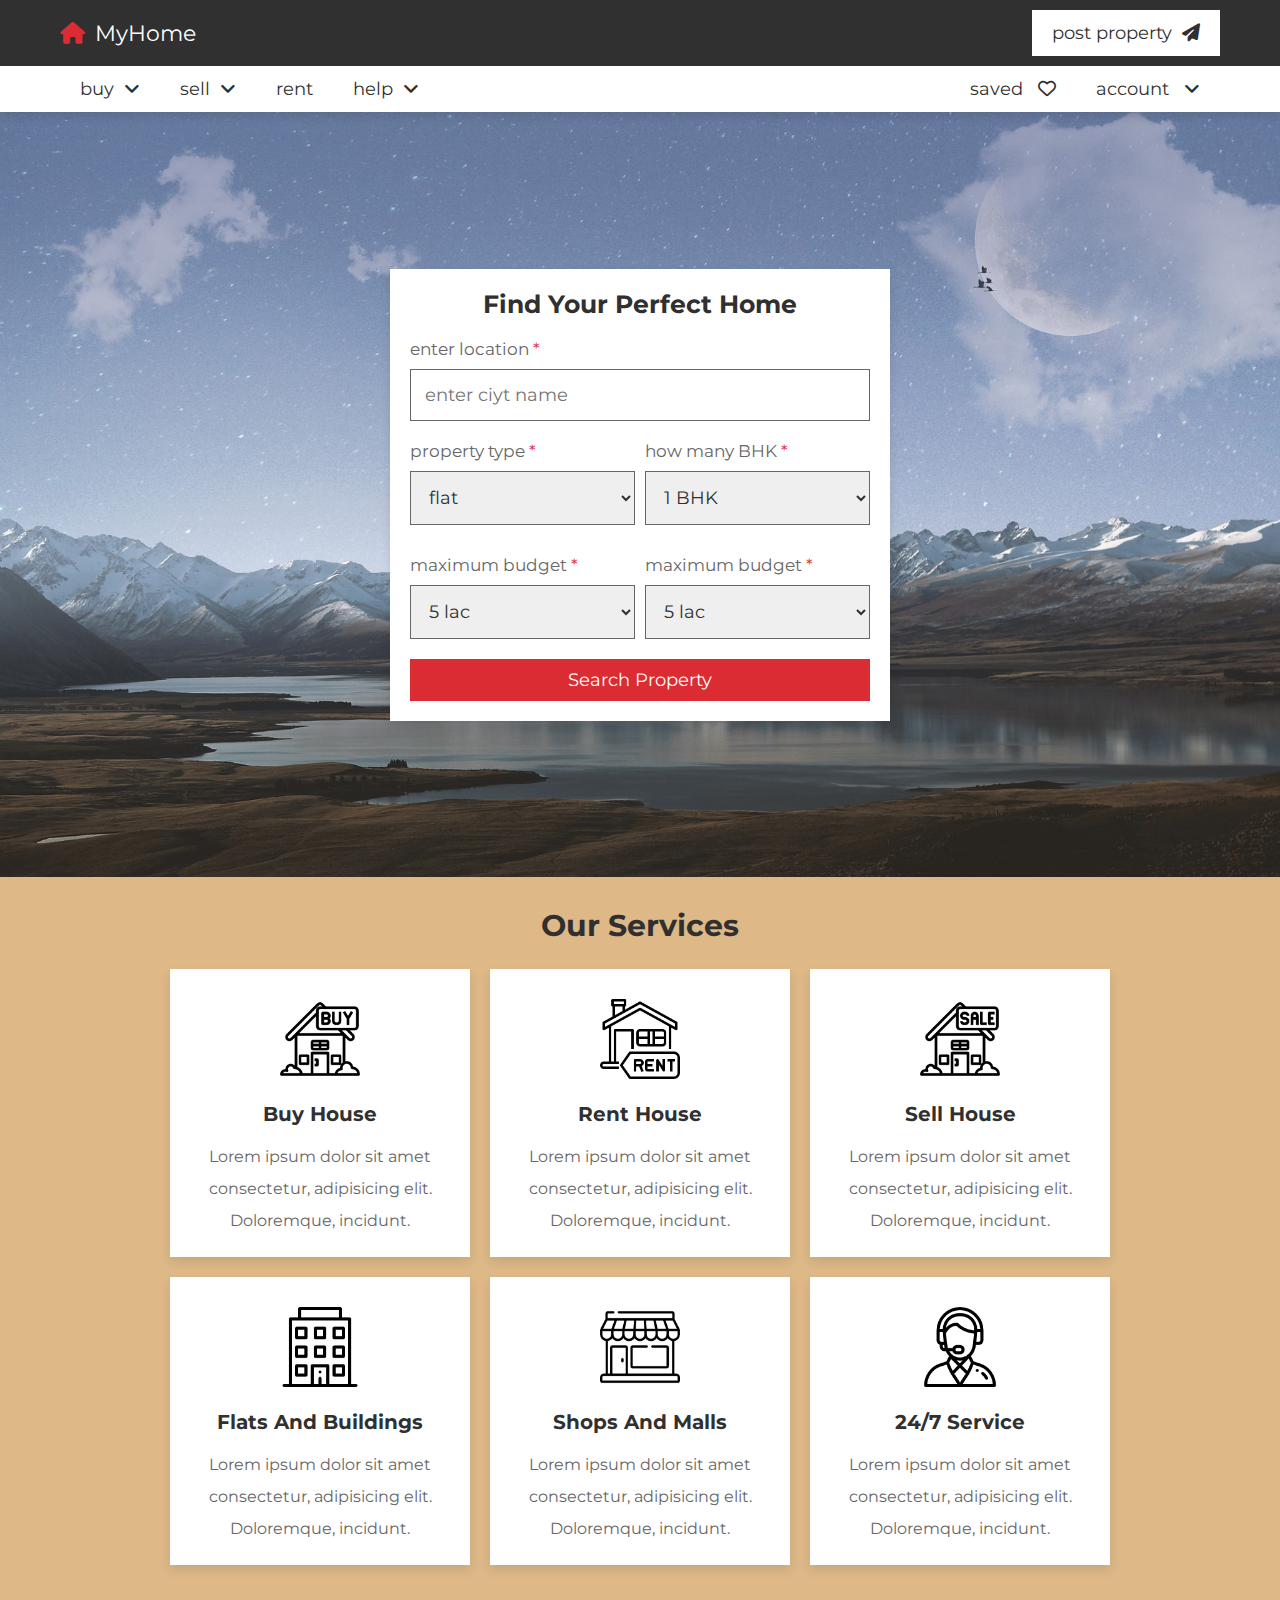
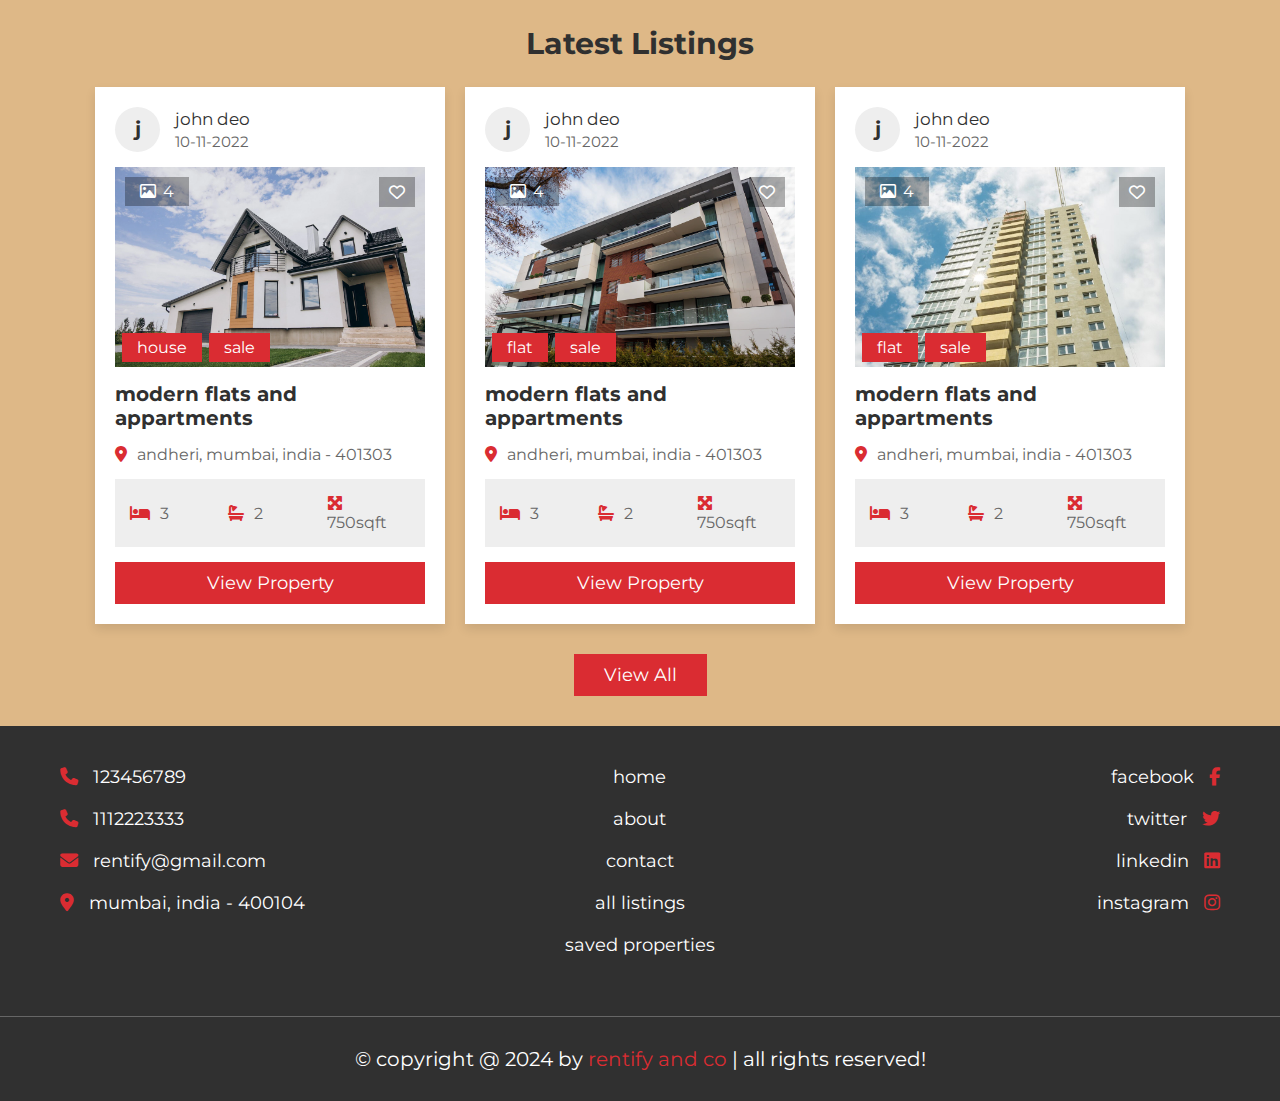
<file: index.html>
<!DOCTYPE html>
<html lang="en">
<head>
   <meta charset="UTF-8">
   <meta http-equiv="X-UA-Compatible" content="IE=edge">
   <meta name="viewport" content="width=device-width, initial-scale=1.0">
   <title>Home</title>

   <!-- font awesome cdn link  -->
   <link rel="stylesheet" href="https://cdnjs.cloudflare.com/ajax/libs/font-awesome/6.2.0/css/all.min.css">

   <!-- custom css file link  -->
   <link rel="stylesheet" href="css/style.css">

</head>
<body>
   
<!-- header section starts  -->

<header class="header">

   <nav class="navbar nav-1">
      <section class="flex">
         <a href="home.html" class="logo"><i class="fas fa-house"></i>MyHome</a>

         <ul>
            <li><a href="#">post property<i class="fas fa-paper-plane"></i></a></li>
         </ul>
      </section>
   </nav>

   <nav class="navbar nav-2">
      <section class="flex">
         <div id="menu-btn" class="fas fa-bars"></div>

         <div class="menu">
            <ul>
               <li><a href="#">buy<i class="fas fa-angle-down"></i></a>
                  <ul>
                     <li><a href="#">house</a></li>
                     <li><a href="#">flat</a></li>
                     <li><a href="#">shop</a></li>
                     <li><a href="#">ready to move</a></li>
                     <li><a href="#">furnished</a></li>
                  </ul>
               </li>
               <li><a href="#">sell<i class="fas fa-angle-down"></i></a>
                  <ul>
                     <li><a href="#">post property</a></li>
                     <li><a href="#">dashboard</a></li>
                  </ul>
               </li>
               <li><a href="#">rent</a>
                  <ul>
                     <li><a href="#">house</a></li>
                     <li><a href="#">flat</a></li>
                     <li><a href="#">shop</a></li>
                  </ul>
               </li>
               <li><a href="#">help<i class="fas fa-angle-down"></i></a>
                  <ul>
                     <li><a href="about.html">about us</a></i></li>
                     <li><a href="contact.html">contact us</a></i></li>
                     <li><a href="contact.html#faq">FAQ</a></i></li>
                  </ul>
               </li>
            </ul>
         </div>

         <ul>
            <li><a href="#">saved <i class="far fa-heart"></i></a></li>
            <li><a href="#">account <i class="fas fa-angle-down"></i></a>
               <ul>
                  <li><a href="login.html">login</a></li>
                  <li><a href="register.html">register</a></li>
               </ul>
            </li>
         </ul>
      </section>
   </nav>

</header>

<!-- header section ends -->

<!-- home section starts  -->

<div class="home">

   <section class="center">

      <form action="search.html" method="post">
         <h3>find your perfect home</h3>
         <div class="box">
            <p>enter location <span>*</span></p>
            <input type="text" name="location" required maxlength="50" placeholder="enter ciyt name" class="input">
         </div>
         <div class="flex">
            <div class="box">
               <p>property type <span>*</span></p>
               <select name="type" class="input" required>
                  <option value="flat">flat</option>
                  <option value="house">house</option>
                  <option value="shop">shop</option>
               </select>
            </div>
            <div class="box">
               <p>how many BHK <span>*</span></p>
               <select name="bhk" class="input" required>
                  <option value="1">1 BHK</option>
                  <option value="2">2 BHK</option>
                  <option value="3">3 BHK</option>
                  <option value="4">4 BHK</option>
                  <option value="5">5 BHK</option>
                  <option value="6">6 BHK</option>
                  <option value="7">7 BHK</option>
                  <option value="8">8 BHK</option>
                  <option value="9">9 BHK</option>
               </select>
            </div>
            <div class="box">
               <p>maximum budget <span>*</span></p>
               <select name="minimum" class="input" required>
                  <option value="5000000">5 lac</option>
                  <option value="1000000">10 lac</option>
                  <option value="2000000">20 lac</option>
                  <option value="3000000">30 lac</option>
                  <option value="4000000">40 lac</option>
                  <option value="4000000">40 lac</option>
                  <option value="5000000">50 lac</option>
                  <option value="6000000">60 lac</option>
                  <option value="7000000">70 lac</option>
                  <option value="8000000">80 lac</option>
                  <option value="9000000">90 lac</option>
                  <option value="10000000">1 Cr</option>
                  <option value="20000000">2 Cr</option>
                  <option value="30000000">3 Cr</option>
                  <option value="40000000">4 Cr</option>
                  <option value="50000000">5 Cr</option>
                  <option value="60000000">6 Cr</option>
                  <option value="70000000">7 Cr</option>
                  <option value="80000000">8 Cr</option>
                  <option value="90000000">9 Cr</option>
                  <option value="100000000">10 Cr</option>
                  <option value="150000000">15 Cr</option>
                  <option value="200000000">20 Cr</option>
               </select>
            </div>
            <div class="box">
               <p>maximum budget <span>*</span></p>
               <select name="maximum" class="input" required>
                  <option value="5000000">5 lac</option>
                  <option value="1000000">10 lac</option>
                  <option value="2000000">20 lac</option>
                  <option value="3000000">30 lac</option>
                  <option value="4000000">40 lac</option>
                  <option value="4000000">40 lac</option>
                  <option value="5000000">50 lac</option>
                  <option value="6000000">60 lac</option>
                  <option value="7000000">70 lac</option>
                  <option value="8000000">80 lac</option>
                  <option value="9000000">90 lac</option>
                  <option value="10000000">1 Cr</option>
                  <option value="20000000">2 Cr</option>
                  <option value="30000000">3 Cr</option>
                  <option value="40000000">4 Cr</option>
                  <option value="50000000">5 Cr</option>
                  <option value="60000000">6 Cr</option>
                  <option value="70000000">7 Cr</option>
                  <option value="80000000">8 Cr</option>
                  <option value="90000000">9 Cr</option>
                  <option value="100000000">10 Cr</option>
                  <option value="150000000">15 Cr</option>
                  <option value="200000000">20 Cr</option>
               </select>
            </div>
         </div>
         <input type="submit" value="search property" name="search" class="btn">
      </form>

   </section>

</div>

<!-- home section ends -->

<!-- services section starts  -->

<section class="services">

   <h1 class="heading">our services</h1>

   <div class="box-container">

      <div class="box">
         <img src="images/icon-1.png" alt="">
         <h3>buy house</h3>
         <p>Lorem ipsum dolor sit amet consectetur, adipisicing elit. Doloremque, incidunt.</p>
      </div>

      <div class="box">
         <img src="images/icon-2.png" alt="">
         <h3>rent house</h3>
         <p>Lorem ipsum dolor sit amet consectetur, adipisicing elit. Doloremque, incidunt.</p>
      </div>

      <div class="box">
         <img src="images/icon-3.png" alt="">
         <h3>sell house</h3>
         <p>Lorem ipsum dolor sit amet consectetur, adipisicing elit. Doloremque, incidunt.</p>
      </div>

      <div class="box">
         <img src="images/icon-4.png" alt="">
         <h3>flats and buildings</h3>
         <p>Lorem ipsum dolor sit amet consectetur, adipisicing elit. Doloremque, incidunt.</p>
      </div>

      <div class="box">
         <img src="images/icon-5.png" alt="">
         <h3>shops and malls</h3>
         <p>Lorem ipsum dolor sit amet consectetur, adipisicing elit. Doloremque, incidunt.</p>
      </div>

      <div class="box">
         <img src="images/icon-6.png" alt="">
         <h3>24/7 service</h3>
         <p>Lorem ipsum dolor sit amet consectetur, adipisicing elit. Doloremque, incidunt.</p>
      </div>

   </div>

</section>

<!-- services section ends -->

<!-- listings section starts  -->

<section class="listings">

   <h1 class="heading">latest listings</h1>

   <div class="box-container">

      <div class="box">
         <div class="admin">
            <h3>j</h3>
            <div>
               <p>john deo</p>
               <span>10-11-2022</span>
            </div>
         </div>
         <div class="thumb">
            <p class="total-images"><i class="far fa-image"></i><span>4</span></p>
            <p class="type"><span>house</span><span>sale</span></p>
            <form action="" method="post" class="save">
               <button type="submit" name="save" class="far fa-heart"></button>
            </form>
            <img src="images/house-img-1.webp" alt="">
         </div>
         <h3 class="name">modern flats and appartments</h3>
         <p class="location"><i class="fas fa-map-marker-alt"></i><span>andheri, mumbai, india - 401303</span></p>
         <div class="flex">
            <p><i class="fas fa-bed"></i><span>3</span></p>
            <p><i class="fas fa-bath"></i><span>2</span></p>
            <p><i class="fas fa-maximize"></i><span>750sqft</span></p>
         </div>
         <a href="view_property.html" class="btn">view property</a>
      </div>

      <div class="box">
         <div class="admin">
            <h3>j</h3>
            <div>
               <p>john deo</p>
               <span>10-11-2022</span>
            </div>
         </div>
         <div class="thumb">
            <p class="total-images"><i class="far fa-image"></i><span>4</span></p>
            <p class="type"><span>flat</span><span>sale</span></p>
            <form action="" method="post" class="save">
               <button type="submit" name="save" class="far fa-heart"></button>
            </form>
            <img src="images/house-img-2.webp" alt="">
         </div>
         <h3 class="name">modern flats and appartments</h3>
         <p class="location"><i class="fas fa-map-marker-alt"></i><span>andheri, mumbai, india - 401303</span></p>
         <div class="flex">
            <p><i class="fas fa-bed"></i><span>3</span></p>
            <p><i class="fas fa-bath"></i><span>2</span></p>
            <p><i class="fas fa-maximize"></i><span>750sqft</span></p>
         </div>
         <a href="view_property.html" class="btn">view property</a>
      </div>

      <div class="box">
         <div class="admin">
            <h3>j</h3>
            <div>
               <p>john deo</p>
               <span>10-11-2022</span>
            </div>
         </div>
         <div class="thumb">
            <p class="total-images"><i class="far fa-image"></i><span>4</span></p>
            <p class="type"><span>flat</span><span>sale</span></p>
            <form action="" method="post" class="save">
               <button type="submit" name="save" class="far fa-heart"></button>
            </form>
            <img src="images/house-img-3.jpg" alt="">
         </div>
         <h3 class="name">modern flats and appartments</h3>
         <p class="location"><i class="fas fa-map-marker-alt"></i><span>andheri, mumbai, india - 401303</span></p>
         <div class="flex">
            <p><i class="fas fa-bed"></i><span>3</span></p>
            <p><i class="fas fa-bath"></i><span>2</span></p>
            <p><i class="fas fa-maximize"></i><span>750sqft</span></p>
         </div>
         <a href="view_property.html" class="btn">view property</a>
      </div>

   </div>

   <div style="margin-top: 2rem; text-align:center;">
      <a href="listings.html" class="inline-btn">view all</a>
   </div>

</section>

<!-- listings section ends -->










<!-- footer section starts  -->

<footer class="footer">

   <section class="flex">

      <div class="box">
         <a href="tel:1234567890"><i class="fas fa-phone"></i><span>123456789</span></a>
         <a href="tel:1112223333"><i class="fas fa-phone"></i><span>1112223333</span></a>
         <a href="mailto:shaikhanas@gmail.com"><i class="fas fa-envelope"></i><span>rentify@gmail.com</span></a>
         <a href="#"><i class="fas fa-map-marker-alt"></i><span>mumbai, india - 400104</span></a>
      </div>

      <div class="box">
         <a href="home.html"><span>home</span></a>
         <a href="about.html"><span>about</span></a>
         <a href="contact.html"><span>contact</span></a>
         <a href="listings.html"><span>all listings</span></a>
         <a href="#"><span>saved properties</span></a>
      </div>

      <div class="box">
         <a href="#"><span>facebook</span><i class="fab fa-facebook-f"></i></a>
         <a href="#"><span>twitter</span><i class="fab fa-twitter"></i></a>
         <a href="#"><span>linkedin</span><i class="fab fa-linkedin"></i></a>
         <a href="#"><span>instagram</span><i class="fab fa-instagram"></i></a>

      </div>

   </section>

   <div class="credit">&copy; copyright @ 2024 by <span>rentify and co</span> | all rights reserved!</div>

</footer>

<!-- footer section ends -->


<!-- custom js file link  -->
<script src="js/script.js"></script>

</body>
</html>
</file>
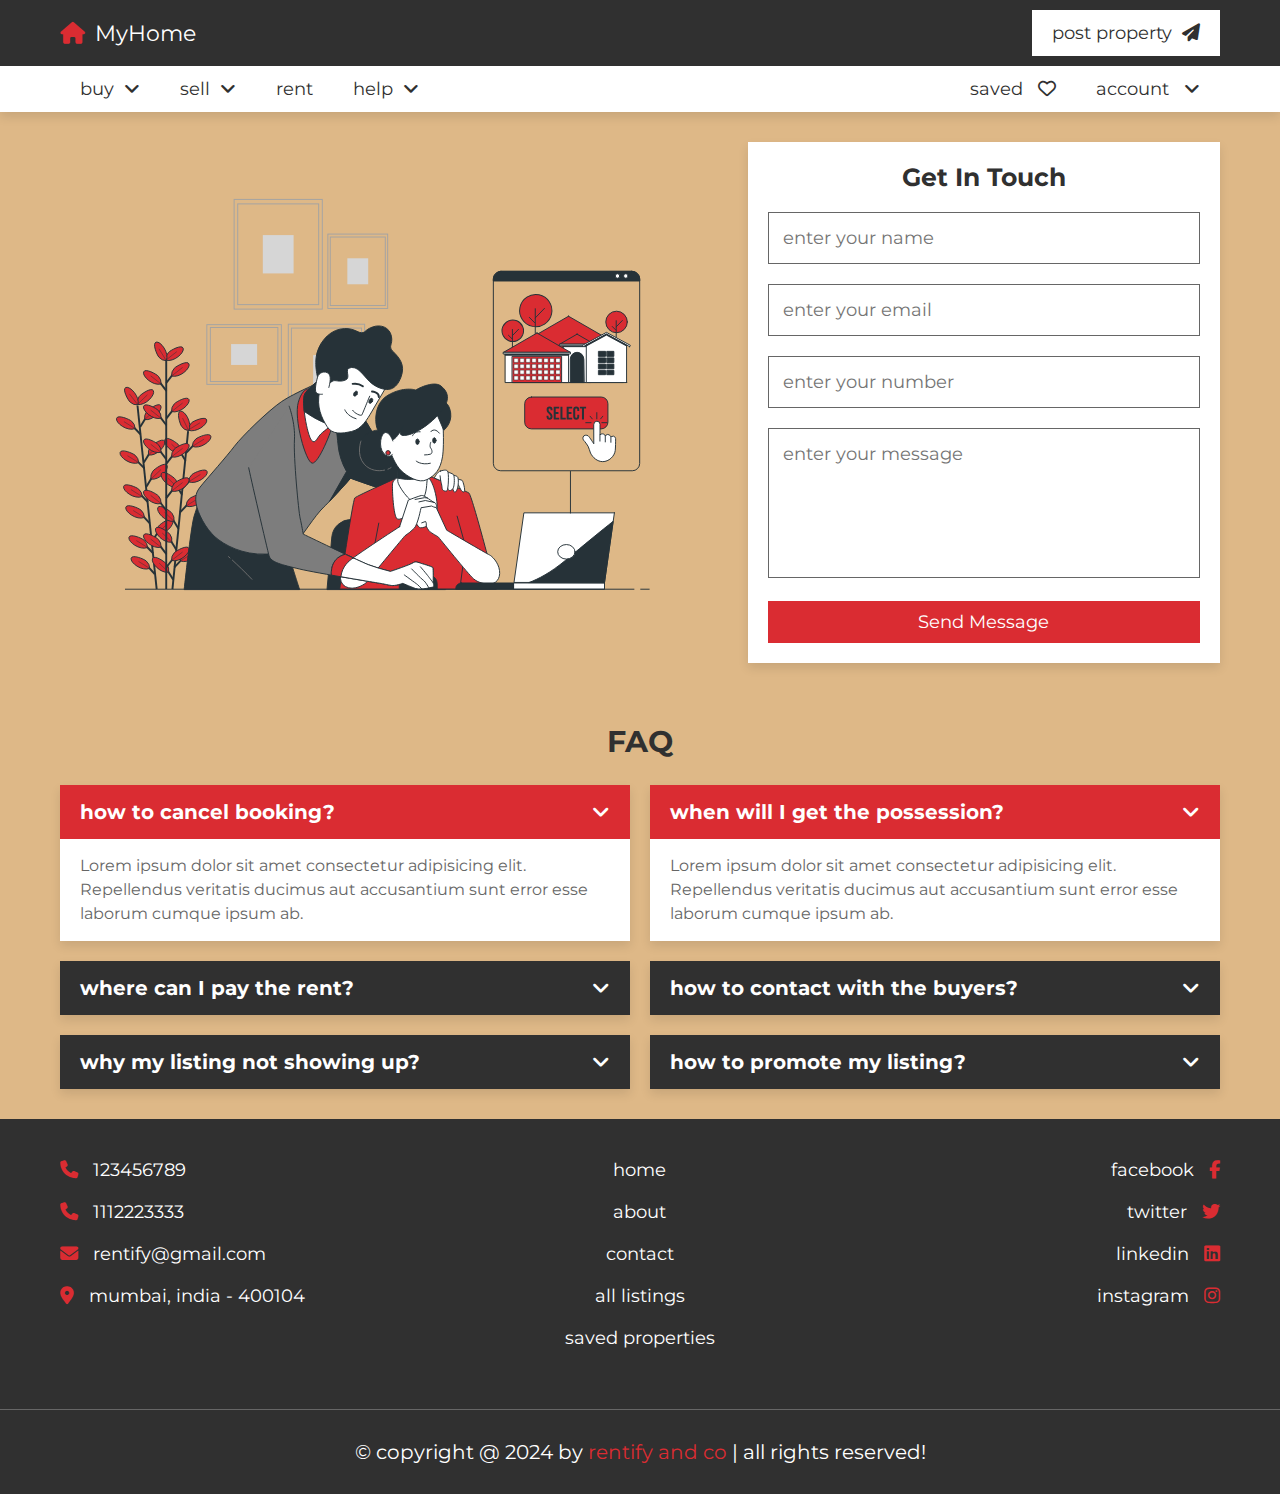
<file: contact.html>
<!DOCTYPE html>
<html lang="en">
<head>
   <meta charset="UTF-8">
   <meta http-equiv="X-UA-Compatible" content="IE=edge">
   <meta name="viewport" content="width=device-width, initial-scale=1.0">
   <title>Contact Us</title>

   <!-- font awesome cdn link  -->
   <link rel="stylesheet" href="https://cdnjs.cloudflare.com/ajax/libs/font-awesome/6.2.0/css/all.min.css">

   <!-- custom css file link  -->
   <link rel="stylesheet" href="css/style.css">

</head>
<body>
   
<!-- header section starts  -->

<header class="header">

   <nav class="navbar nav-1">
      <section class="flex">
         <a href="index.html" class="logo"><i class="fas fa-house"></i>MyHome</a>

         <ul>
            <li><a href="#">post property<i class="fas fa-paper-plane"></i></a></li>
         </ul>
      </section>
   </nav>

   <nav class="navbar nav-2">
      <section class="flex">
         <div id="menu-btn" class="fas fa-bars"></div>

         <div class="menu">
            <ul>
               <li><a href="#">buy<i class="fas fa-angle-down"></i></a>
                  <ul>
                     <li><a href="#">house</a></li>
                     <li><a href="#">flat</a></li>
                     <li><a href="#">shop</a></li>
                     <li><a href="#">ready to move</a></li>
                     <li><a href="#">furnished</a></li>
                  </ul>
               </li>
               <li><a href="#">sell<i class="fas fa-angle-down"></i></a>
                  <ul>
                     <li><a href="#">post property</a></li>
                     <li><a href="#">dashboard</a></li>
                  </ul>
               </li>
               <li><a href="#">rent</a>
                  <ul>
                     <li><a href="#">house</a></li>
                     <li><a href="#">flat</a></li>
                     <li><a href="#">shop</a></li>
                  </ul>
               </li>
               <li><a href="#">help<i class="fas fa-angle-down"></i></a>
                  <ul>
                     <li><a href="about.html">about us</a></i></li>
                     <li><a href="contact.html">contact us</a></i></li>
                     <li><a href="contact.html#faq">FAQ</a></i></li>
                  </ul>
               </li>
            </ul>
         </div>

         <ul>
            <li><a href="#">saved <i class="far fa-heart"></i></a></li>
            <li><a href="#">account <i class="fas fa-angle-down"></i></a>
               <ul>
                  <li><a href="login.html">login</a></li>
                  <li><a href="register.html">register</a></li>
               </ul>
            </li>
         </ul>
      </section>
   </nav>

</header>

<!-- header section ends -->

<!-- contact section starts  -->

<section class="contact">

   <div class="row">
      <div class="image">
         <img src="images/contact-img.svg" alt="">
      </div>
      <form action="" method="post">
         <h3>get in touch</h3>
         <input type="text" name="name" required maxlength="50" placeholder="enter your name" class="box">
         <input type="email" name="email" required maxlength="50" placeholder="enter your email" class="box">
         <input type="number" name="number" required maxlength="10" max="9999999999" min="0" placeholder="enter your number" class="box">
         <textarea name="message" placeholder="enter your message" required maxlength="1000" cols="30" rows="10" class="box"></textarea>
         <input type="submit" value="send message" name="send" class="btn">
      </form>
   </div>

</section>

<!-- contact section ends -->

<!-- faq section starts  -->

<section class="faq" id="faq">

   <h1 class="heading">FAQ</h1>

   <div class="box-container">

      <div class="box active">
         <h3><span>how to cancel booking?</span><i class="fas fa-angle-down"></i></h3>
         <p>Lorem ipsum dolor sit amet consectetur adipisicing elit. Repellendus veritatis ducimus aut accusantium sunt error esse laborum cumque ipsum ab.</p>
      </div>

      <div class="box active">
         <h3><span>when will I get the possession?</span><i class="fas fa-angle-down"></i></h3>
         <p>Lorem ipsum dolor sit amet consectetur adipisicing elit. Repellendus veritatis ducimus aut accusantium sunt error esse laborum cumque ipsum ab.</p>
      </div>

      <div class="box">
         <h3><span>where can I pay the rent?</span><i class="fas fa-angle-down"></i></h3>
         <p>Lorem ipsum dolor sit amet consectetur adipisicing elit. Repellendus veritatis ducimus aut accusantium sunt error esse laborum cumque ipsum ab.</p>
      </div>

      <div class="box">
         <h3><span>how to contact with the buyers?</span><i class="fas fa-angle-down"></i></h3>
         <p>Lorem ipsum dolor sit amet consectetur adipisicing elit. Repellendus veritatis ducimus aut accusantium sunt error esse laborum cumque ipsum ab.</p>
      </div>

      <div class="box">
         <h3><span>why my listing not showing up?</span><i class="fas fa-angle-down"></i></h3>
         <p>Lorem ipsum dolor sit amet consectetur adipisicing elit. Repellendus veritatis ducimus aut accusantium sunt error esse laborum cumque ipsum ab.</p>
      </div>

      <div class="box">
         <h3><span>how to promote my listing?</span><i class="fas fa-angle-down"></i></h3>
         <p>Lorem ipsum dolor sit amet consectetur adipisicing elit. Repellendus veritatis ducimus aut accusantium sunt error esse laborum cumque ipsum ab.</p>
      </div>

   </div>

</section>

<!-- faq section ends -->










<!-- footer section starts  -->

<footer class="footer">

   <section class="flex">

      <div class="box">
         <a href="tel:1234567890"><i class="fas fa-phone"></i><span>123456789</span></a>
         <a href="tel:1112223333"><i class="fas fa-phone"></i><span>1112223333</span></a>
         <a href="mailto:shaikhanas@gmail.com"><i class="fas fa-envelope"></i><span>rentify@gmail.com</span></a>
         <a href="#"><i class="fas fa-map-marker-alt"></i><span>mumbai, india - 400104</span></a>
      </div>

      <div class="box">
         <a href="home.html"><span>home</span></a>
         <a href="about.html"><span>about</span></a>
         <a href="contact.html"><span>contact</span></a>
         <a href="listings.html"><span>all listings</span></a>
         <a href="#"><span>saved properties</span></a>
      </div>

      <div class="box">
         <a href="#"><span>facebook</span><i class="fab fa-facebook-f"></i></a>
         <a href="#"><span>twitter</span><i class="fab fa-twitter"></i></a>
         <a href="#"><span>linkedin</span><i class="fab fa-linkedin"></i></a>
         <a href="#"><span>instagram</span><i class="fab fa-instagram"></i></a>

      </div>

   </section>

   <div class="credit">&copy; copyright @ 2024 by <span>rentify and co</span> | all rights reserved!</div>

</footer>

<!-- footer section ends -->


<!-- custom js file link  -->
<script src="js/script.js"></script>

</body>
</html>
</file>
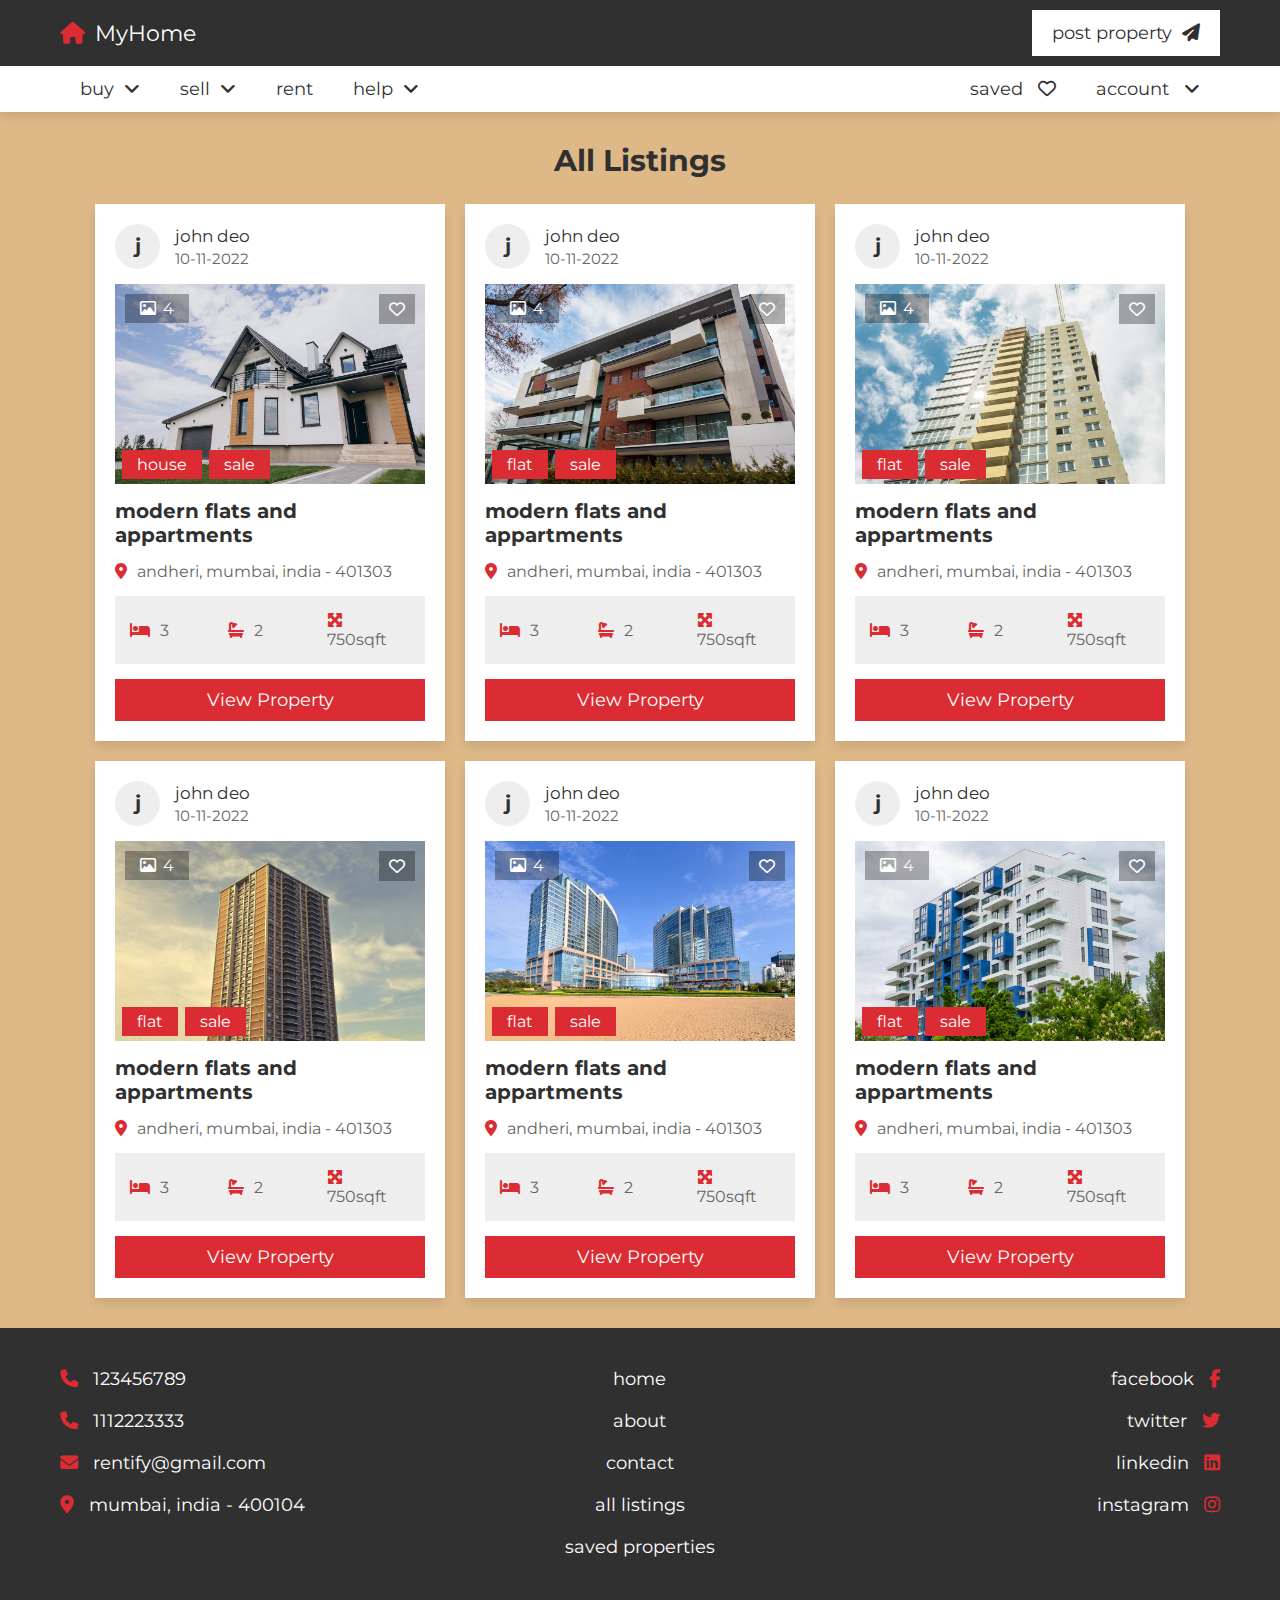
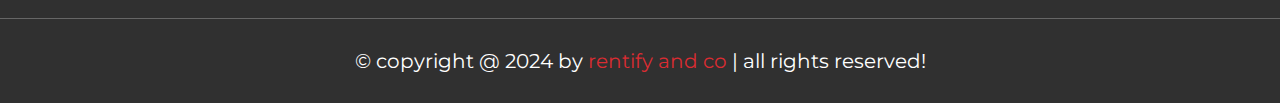
<file: listings.html>
<!DOCTYPE html>
<html lang="en">
<head>
   <meta charset="UTF-8">
   <meta http-equiv="X-UA-Compatible" content="IE=edge">
   <meta name="viewport" content="width=device-width, initial-scale=1.0">
   <title>All Listings</title>

   <!-- font awesome cdn link  -->
   <link rel="stylesheet" href="https://cdnjs.cloudflare.com/ajax/libs/font-awesome/6.2.0/css/all.min.css">

   <!-- custom css file link  -->
   <link rel="stylesheet" href="css/style.css">

</head>
<body>
   
<!-- header section starts  -->

<header class="header">

   <nav class="navbar nav-1">
      <section class="flex">
         <a href="index.html" class="logo"><i class="fas fa-house"></i>MyHome</a>

         <ul>
            <li><a href="#">post property<i class="fas fa-paper-plane"></i></a></li>
         </ul>
      </section>
   </nav>

   <nav class="navbar nav-2">
      <section class="flex">
         <div id="menu-btn" class="fas fa-bars"></div>

         <div class="menu">
            <ul>
               <li><a href="#">buy<i class="fas fa-angle-down"></i></a>
                  <ul>
                     <li><a href="#">house</a></li>
                     <li><a href="#">flat</a></li>
                     <li><a href="#">shop</a></li>
                     <li><a href="#">ready to move</a></li>
                     <li><a href="#">furnished</a></li>
                  </ul>
               </li>
               <li><a href="#">sell<i class="fas fa-angle-down"></i></a>
                  <ul>
                     <li><a href="#">post property</a></li>
                     <li><a href="#">dashboard</a></li>
                  </ul>
               </li>
               <li><a href="#">rent</a>
                  <ul>
                     <li><a href="#">house</a></li>
                     <li><a href="#">flat</a></li>
                     <li><a href="#">shop</a></li>
                  </ul>
               </li>
               <li><a href="#">help<i class="fas fa-angle-down"></i></a>
                  <ul>
                     <li><a href="about.html">about us</a></i></li>
                     <li><a href="contact.html">contact us</a></i></li>
                     <li><a href="contact.html#faq">FAQ</a></i></li>
                  </ul>
               </li>
            </ul>
         </div>

         <ul>
            <li><a href="#">saved <i class="far fa-heart"></i></a></li>
            <li><a href="#">account <i class="fas fa-angle-down"></i></a>
               <ul>
                  <li><a href="login.html">login</a></li>
                  <li><a href="register.html">register</a></li>
               </ul>
            </li>
         </ul>
      </section>
   </nav>

</header>

<!-- header section ends -->

<!-- listings section starts  -->

<section class="listings">

   <h1 class="heading">all listings</h1>

   <div class="box-container">

      <div class="box">
         <div class="admin">
            <h3>j</h3>
            <div>
               <p>john deo</p>
               <span>10-11-2022</span>
            </div>
         </div>
         <div class="thumb">
            <p class="total-images"><i class="far fa-image"></i><span>4</span></p>
            <p class="type"><span>house</span><span>sale</span></p>
            <form action="" method="post" class="save">
               <button type="submit" name="save" class="far fa-heart"></button>
            </form>
            <img src="images/house-img-1.webp" alt="">
         </div>
         <h3 class="name">modern flats and appartments</h3>
         <p class="location"><i class="fas fa-map-marker-alt"></i><span>andheri, mumbai, india - 401303</span></p>
         <div class="flex">
            <p><i class="fas fa-bed"></i><span>3</span></p>
            <p><i class="fas fa-bath"></i><span>2</span></p>
            <p><i class="fas fa-maximize"></i><span>750sqft</span></p>
         </div>
         <a href="view_property.html" class="btn">view property</a>
      </div>

      <div class="box">
         <div class="admin">
            <h3>j</h3>
            <div>
               <p>john deo</p>
               <span>10-11-2022</span>
            </div>
         </div>
         <div class="thumb">
            <p class="total-images"><i class="far fa-image"></i><span>4</span></p>
            <p class="type"><span>flat</span><span>sale</span></p>
            <form action="" method="post" class="save">
               <button type="submit" name="save" class="far fa-heart"></button>
            </form>
            <img src="images/house-img-2.webp" alt="">
         </div>
         <h3 class="name">modern flats and appartments</h3>
         <p class="location"><i class="fas fa-map-marker-alt"></i><span>andheri, mumbai, india - 401303</span></p>
         <div class="flex">
            <p><i class="fas fa-bed"></i><span>3</span></p>
            <p><i class="fas fa-bath"></i><span>2</span></p>
            <p><i class="fas fa-maximize"></i><span>750sqft</span></p>
         </div>
         <a href="view_property.html" class="btn">view property</a>
      </div>

      <div class="box">
         <div class="admin">
            <h3>j</h3>
            <div>
               <p>john deo</p>
               <span>10-11-2022</span>
            </div>
         </div>
         <div class="thumb">
            <p class="total-images"><i class="far fa-image"></i><span>4</span></p>
            <p class="type"><span>flat</span><span>sale</span></p>
            <form action="" method="post" class="save">
               <button type="submit" name="save" class="far fa-heart"></button>
            </form>
            <img src="images/house-img-3.jpg" alt="">
         </div>
         <h3 class="name">modern flats and appartments</h3>
         <p class="location"><i class="fas fa-map-marker-alt"></i><span>andheri, mumbai, india - 401303</span></p>
         <div class="flex">
            <p><i class="fas fa-bed"></i><span>3</span></p>
            <p><i class="fas fa-bath"></i><span>2</span></p>
            <p><i class="fas fa-maximize"></i><span>750sqft</span></p>
         </div>
         <a href="view_property.html" class="btn">view property</a>
      </div>

      <div class="box">
         <div class="admin">
            <h3>j</h3>
            <div>
               <p>john deo</p>
               <span>10-11-2022</span>
            </div>
         </div>
         <div class="thumb">
            <p class="total-images"><i class="far fa-image"></i><span>4</span></p>
            <p class="type"><span>flat</span><span>sale</span></p>
            <form action="" method="post" class="save">
               <button type="submit" name="save" class="far fa-heart"></button>
            </form>
            <img src="images/house-img-4.webp" alt="">
         </div>
         <h3 class="name">modern flats and appartments</h3>
         <p class="location"><i class="fas fa-map-marker-alt"></i><span>andheri, mumbai, india - 401303</span></p>
         <div class="flex">
            <p><i class="fas fa-bed"></i><span>3</span></p>
            <p><i class="fas fa-bath"></i><span>2</span></p>
            <p><i class="fas fa-maximize"></i><span>750sqft</span></p>
         </div>
         <a href="view_property.html" class="btn">view property</a>
      </div>

      <div class="box">
         <div class="admin">
            <h3>j</h3>
            <div>
               <p>john deo</p>
               <span>10-11-2022</span>
            </div>
         </div>
         <div class="thumb">
            <p class="total-images"><i class="far fa-image"></i><span>4</span></p>
            <p class="type"><span>flat</span><span>sale</span></p>
            <form action="" method="post" class="save">
               <button type="submit" name="save" class="far fa-heart"></button>
            </form>
            <img src="images/house-img-5.webp" alt="">
         </div>
         <h3 class="name">modern flats and appartments</h3>
         <p class="location"><i class="fas fa-map-marker-alt"></i><span>andheri, mumbai, india - 401303</span></p>
         <div class="flex">
            <p><i class="fas fa-bed"></i><span>3</span></p>
            <p><i class="fas fa-bath"></i><span>2</span></p>
            <p><i class="fas fa-maximize"></i><span>750sqft</span></p>
         </div>
         <a href="view_property.html" class="btn">view property</a>
      </div>

      <div class="box">
         <div class="admin">
            <h3>j</h3>
            <div>
               <p>john deo</p>
               <span>10-11-2022</span>
            </div>
         </div>
         <div class="thumb">
            <p class="total-images"><i class="far fa-image"></i><span>4</span></p>
            <p class="type"><span>flat</span><span>sale</span></p>
            <form action="" method="post" class="save">
               <button type="submit" name="save" class="far fa-heart"></button>
            </form>
            <img src="images/house-img-6.webp" alt="">
         </div>
         <h3 class="name">modern flats and appartments</h3>
         <p class="location"><i class="fas fa-map-marker-alt"></i><span>andheri, mumbai, india - 401303</span></p>
         <div class="flex">
            <p><i class="fas fa-bed"></i><span>3</span></p>
            <p><i class="fas fa-bath"></i><span>2</span></p>
            <p><i class="fas fa-maximize"></i><span>750sqft</span></p>
         </div>
         <a href="view_property.html" class="btn">view property</a>
      </div>

   </div>

</section>

<!-- listings section ends -->












<!-- footer section starts  -->

<footer class="footer">

   <section class="flex">

      <div class="box">
         <a href="tel:1234567890"><i class="fas fa-phone"></i><span>123456789</span></a>
         <a href="tel:1112223333"><i class="fas fa-phone"></i><span>1112223333</span></a>
         <a href="mailto:shaikhanas@gmail.com"><i class="fas fa-envelope"></i><span>rentify@gmail.com</span></a>
         <a href="#"><i class="fas fa-map-marker-alt"></i><span>mumbai, india - 400104</span></a>
      </div>

      <div class="box">
         <a href="home.html"><span>home</span></a>
         <a href="about.html"><span>about</span></a>
         <a href="contact.html"><span>contact</span></a>
         <a href="listings.html"><span>all listings</span></a>
         <a href="#"><span>saved properties</span></a>
      </div>

      <div class="box">
         <a href="#"><span>facebook</span><i class="fab fa-facebook-f"></i></a>
         <a href="#"><span>twitter</span><i class="fab fa-twitter"></i></a>
         <a href="#"><span>linkedin</span><i class="fab fa-linkedin"></i></a>
         <a href="#"><span>instagram</span><i class="fab fa-instagram"></i></a>

      </div>

   </section>

   <div class="credit">&copy; copyright @ 2024 by <span>rentify and co</span> | all rights reserved!</div>

</footer>

<!-- footer section ends -->


<!-- custom js file link  -->
<script src="js/script.js"></script>

</body>
</html>
</file>
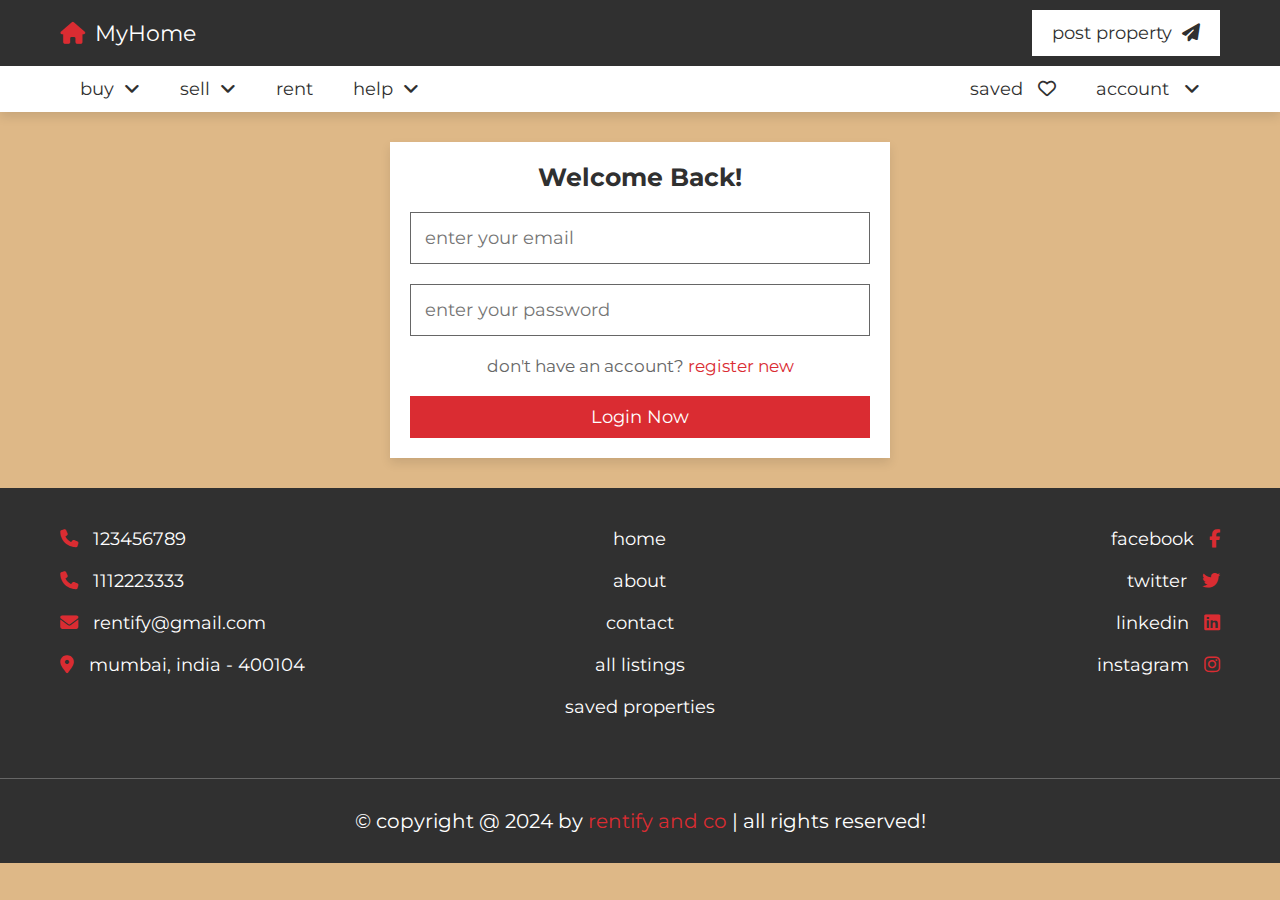
<file: login.html>
<!DOCTYPE html>
<html lang="en">
<head>
   <meta charset="UTF-8">
   <meta http-equiv="X-UA-Compatible" content="IE=edge">
   <meta name="viewport" content="width=device-width, initial-scale=1.0">
   <title>Login</title>

   <!-- font awesome cdn link  -->
   <link rel="stylesheet" href="https://cdnjs.cloudflare.com/ajax/libs/font-awesome/6.2.0/css/all.min.css">

   <!-- custom css file link  -->
   <link rel="stylesheet" href="css/style.css">

</head>
<body>
   
<!-- header section starts  -->

<header class="header">

   <nav class="navbar nav-1">
      <section class="flex">
         <a href="index.html" class="logo"><i class="fas fa-house"></i>MyHome</a>

         <ul>
            <li><a href="#">post property<i class="fas fa-paper-plane"></i></a></li>
         </ul>
      </section>
   </nav>

   <nav class="navbar nav-2">
      <section class="flex">
         <div id="menu-btn" class="fas fa-bars"></div>

         <div class="menu">
            <ul>
               <li><a href="#">buy<i class="fas fa-angle-down"></i></a>
                  <ul>
                     <li><a href="#">house</a></li>
                     <li><a href="#">flat</a></li>
                     <li><a href="#">shop</a></li>
                     <li><a href="#">ready to move</a></li>
                     <li><a href="#">furnished</a></li>
                  </ul>
               </li>
               <li><a href="#">sell<i class="fas fa-angle-down"></i></a>
                  <ul>
                     <li><a href="#">post property</a></li>
                     <li><a href="#">dashboard</a></li>
                  </ul>
               </li>
               <li><a href="#">rent</a>
                  <ul>
                     <li><a href="#">house</a></li>
                     <li><a href="#">flat</a></li>
                     <li><a href="#">shop</a></li>
                  </ul>
               </li>
               <li><a href="#">help<i class="fas fa-angle-down"></i></a>
                  <ul>
                     <li><a href="about.html">about us</a></i></li>
                     <li><a href="contact.html">contact us</a></i></li>
                     <li><a href="contact.html#faq">FAQ</a></i></li>
                  </ul>
               </li>
            </ul>
         </div>

         <ul>
            <li><a href="#">saved <i class="far fa-heart"></i></a></li>
            <li><a href="#">account <i class="fas fa-angle-down"></i></a>
               <ul>
                  <li><a href="login.html">login</a></li>
                  <li><a href="register.html">register</a></li>
               </ul>
            </li>
         </ul>
      </section>
   </nav>

</header>

<!-- header section ends -->

<!-- login section starts  -->

<section class="form-container">

   <form action="" method="post">
      <h3>welcome back!</h3>
      <input type="email" name="email" required maxlength="50" placeholder="enter your email" class="box">
      <input type="password" name="pass" required maxlength="20" placeholder="enter your password" class="box">
      <p>don't have an account? <a href="register.html">register new</a></p>
      <input type="submit" value="login now" name="submit" class="btn">
   </form>

</section>

<!-- login section ends -->












<!-- footer section starts  -->

<footer class="footer">

   <section class="flex">

      <div class="box">
         <a href="tel:1234567890"><i class="fas fa-phone"></i><span>123456789</span></a>
         <a href="tel:1112223333"><i class="fas fa-phone"></i><span>1112223333</span></a>
         <a href="mailto:shaikhanas@gmail.com"><i class="fas fa-envelope"></i><span>rentify@gmail.com</span></a>
         <a href="#"><i class="fas fa-map-marker-alt"></i><span>mumbai, india - 400104</span></a>
      </div>

      <div class="box">
         <a href="home.html"><span>home</span></a>
         <a href="about.html"><span>about</span></a>
         <a href="contact.html"><span>contact</span></a>
         <a href="listings.html"><span>all listings</span></a>
         <a href="#"><span>saved properties</span></a>
      </div>

      <div class="box">
         <a href="#"><span>facebook</span><i class="fab fa-facebook-f"></i></a>
         <a href="#"><span>twitter</span><i class="fab fa-twitter"></i></a>
         <a href="#"><span>linkedin</span><i class="fab fa-linkedin"></i></a>
         <a href="#"><span>instagram</span><i class="fab fa-instagram"></i></a>

      </div>

   </section>

   <div class="credit">&copy; copyright @ 2024 by <span>rentify and co</span> | all rights reserved!</div>

</footer>

<!-- footer section ends -->


<!-- custom js file link  -->
<script src="js/script.js"></script>

</body>
</html>
</file>
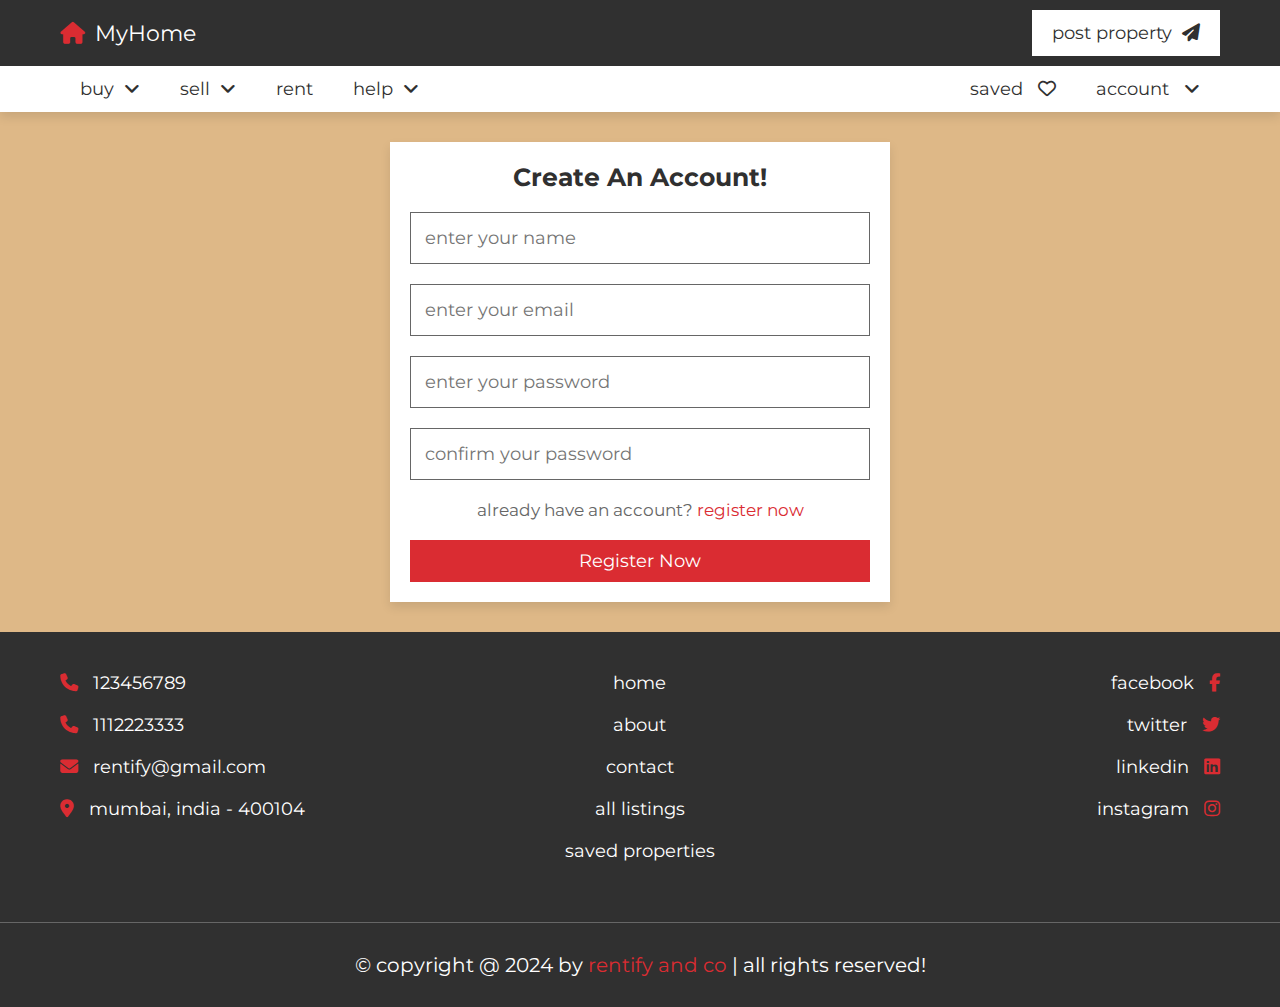
<file: register.html>
<!DOCTYPE html>
<html lang="en">
<head>
   <meta charset="UTF-8">
   <meta http-equiv="X-UA-Compatible" content="IE=edge">
   <meta name="viewport" content="width=device-width, initial-scale=1.0">
   <title>Register</title>

   <!-- font awesome cdn link  -->
   <link rel="stylesheet" href="https://cdnjs.cloudflare.com/ajax/libs/font-awesome/6.2.0/css/all.min.css">

   <!-- custom css file link  -->
   <link rel="stylesheet" href="css/style.css">

</head>
<body>
   
<!-- header section starts  -->

<header class="header">

   <nav class="navbar nav-1">
      <section class="flex">
         <a href="index.html" class="logo"><i class="fas fa-house"></i>MyHome</a>

         <ul>
            <li><a href="#">post property<i class="fas fa-paper-plane"></i></a></li>
         </ul>
      </section>
   </nav>

   <nav class="navbar nav-2">
      <section class="flex">
         <div id="menu-btn" class="fas fa-bars"></div>

         <div class="menu">
            <ul>
               <li><a href="#">buy<i class="fas fa-angle-down"></i></a>
                  <ul>
                     <li><a href="#">house</a></li>
                     <li><a href="#">flat</a></li>
                     <li><a href="#">shop</a></li>
                     <li><a href="#">ready to move</a></li>
                     <li><a href="#">furnished</a></li>
                  </ul>
               </li>
               <li><a href="#">sell<i class="fas fa-angle-down"></i></a>
                  <ul>
                     <li><a href="#">post property</a></li>
                     <li><a href="#">dashboard</a></li>
                  </ul>
               </li>
               <li><a href="#">rent</a>
                  <ul>
                     <li><a href="#">house</a></li>
                     <li><a href="#">flat</a></li>
                     <li><a href="#">shop</a></li>
                  </ul>
               </li>
               <li><a href="#">help<i class="fas fa-angle-down"></i></a>
                  <ul>
                     <li><a href="about.html">about us</a></i></li>
                     <li><a href="contact.html">contact us</a></i></li>
                     <li><a href="contact.html#faq">FAQ</a></i></li>
                  </ul>
               </li>
            </ul>
         </div>

         <ul>
            <li><a href="#">saved <i class="far fa-heart"></i></a></li>
            <li><a href="#">account <i class="fas fa-angle-down"></i></a>
               <ul>
                  <li><a href="login.html">login</a></li>
                  <li><a href="register.html">register</a></li>
               </ul>
            </li>
         </ul>
      </section>
   </nav>

</header>

<!-- header section ends -->

<!-- register section starts  -->

<section class="form-container">

   <form action="" method="post">
      <h3>create an account!</h3>
      <input type="tel" name="name" required maxlength="50" placeholder="enter your name" class="box">
      <input type="email" name="email" required maxlength="50" placeholder="enter your email" class="box">
      <input type="password" name="pass" required maxlength="20" placeholder="enter your password" class="box">
      <input type="password" name="c_pass" required maxlength="20" placeholder="confirm your password" class="box">
      <p>already have an account? <a href="login.html">register now</a></p>
      <input type="submit" value="register now" name="submit" class="btn">
   </form>

</section>

<!-- register section ends -->












<!-- footer section starts  -->

<footer class="footer">

   <section class="flex">

      <div class="box">
         <a href="tel:1234567890"><i class="fas fa-phone"></i><span>123456789</span></a>
         <a href="tel:1112223333"><i class="fas fa-phone"></i><span>1112223333</span></a>
         <a href="mailto:shaikhanas@gmail.com"><i class="fas fa-envelope"></i><span>rentify@gmail.com</span></a>
         <a href="#"><i class="fas fa-map-marker-alt"></i><span>mumbai, india - 400104</span></a>
      </div>

      <div class="box">
         <a href="home.html"><span>home</span></a>
         <a href="about.html"><span>about</span></a>
         <a href="contact.html"><span>contact</span></a>
         <a href="listings.html"><span>all listings</span></a>
         <a href="#"><span>saved properties</span></a>
      </div>

      <div class="box">
         <a href="#"><span>facebook</span><i class="fab fa-facebook-f"></i></a>
         <a href="#"><span>twitter</span><i class="fab fa-twitter"></i></a>
         <a href="#"><span>linkedin</span><i class="fab fa-linkedin"></i></a>
         <a href="#"><span>instagram</span><i class="fab fa-instagram"></i></a>

      </div>

   </section>

   <div class="credit">&copy; copyright @ 2024 by <span>rentify and co</span> | all rights reserved!</div>

</footer>

<!-- footer section ends -->


<!-- custom js file link  -->
<script src="js/script.js"></script>

</body>
</html>
</file>
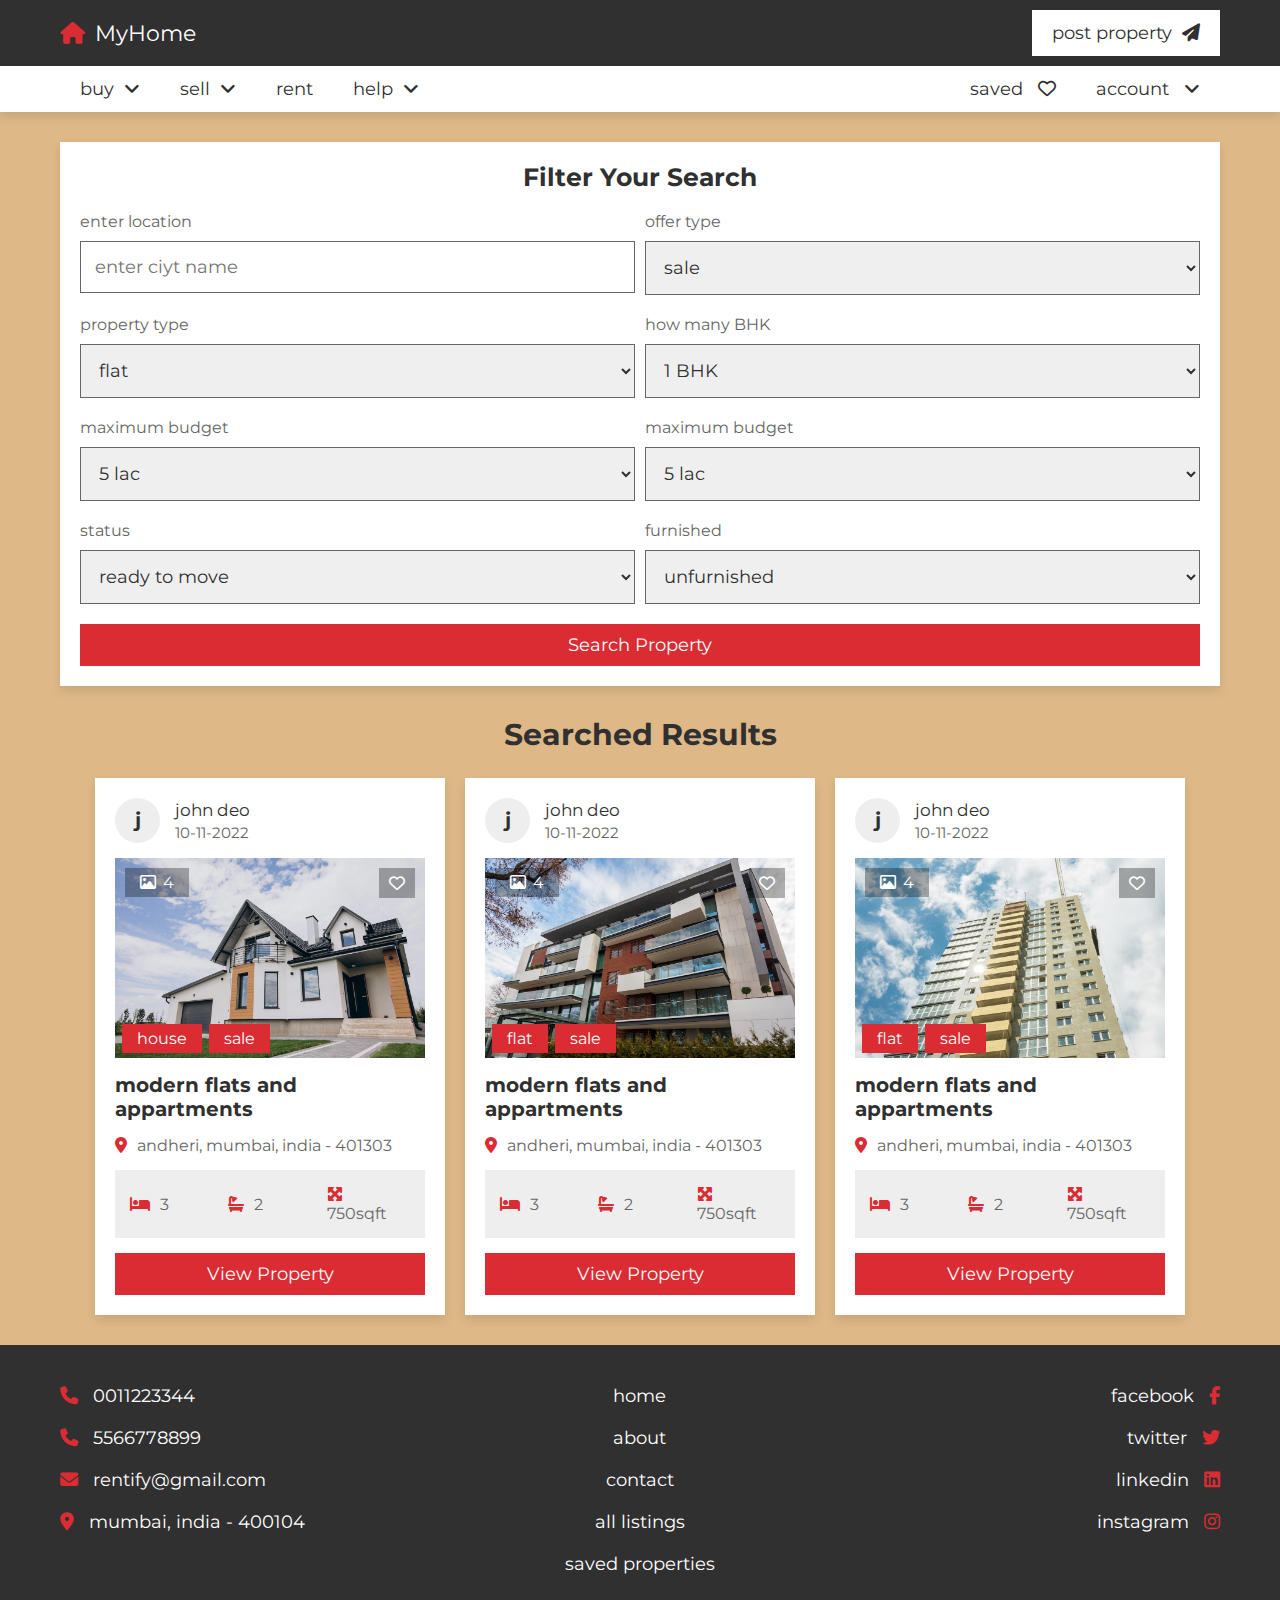
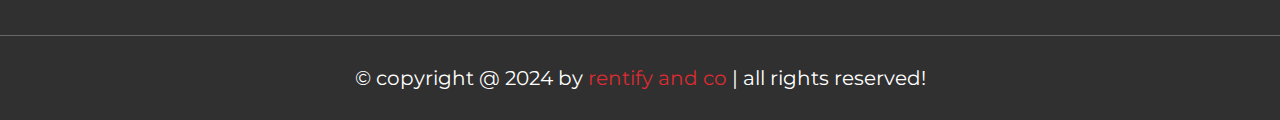
<file: search.html>
<!DOCTYPE html>
<html lang="en">
<head>
   <meta charset="UTF-8">
   <meta http-equiv="X-UA-Compatible" content="IE=edge">
   <meta name="viewport" content="width=device-width, initial-scale=1.0">
   <title>Search Page</title>

   <!-- font awesome cdn link  -->
   <link rel="stylesheet" href="https://cdnjs.cloudflare.com/ajax/libs/font-awesome/6.2.0/css/all.min.css">

   <!-- custom css file link  -->
   <link rel="stylesheet" href="css/style.css">

</head>
<body>
   
<!-- header section starts  -->

<header class="header">

   <nav class="navbar nav-1">
      <section class="flex">
         <a href="index.html" class="logo"><i class="fas fa-house"></i>MyHome</a>

         <ul>
            <li><a href="#">post property<i class="fas fa-paper-plane"></i></a></li>
         </ul>
      </section>
   </nav>

   <nav class="navbar nav-2">
      <section class="flex">
         <div id="menu-btn" class="fas fa-bars"></div>

         <div class="menu">
            <ul>
               <li><a href="#">buy<i class="fas fa-angle-down"></i></a>
                  <ul>
                     <li><a href="#">house</a></li>
                     <li><a href="#">flat</a></li>
                     <li><a href="#">shop</a></li>
                     <li><a href="#">ready to move</a></li>
                     <li><a href="#">furnished</a></li>
                  </ul>
               </li>
               <li><a href="#">sell<i class="fas fa-angle-down"></i></a>
                  <ul>
                     <li><a href="#">post property</a></li>
                     <li><a href="#">dashboard</a></li>
                  </ul>
               </li>
               <li><a href="#">rent</a>
                  <ul>
                     <li><a href="#">house</a></li>
                     <li><a href="#">flat</a></li>
                     <li><a href="#">shop</a></li>
                  </ul>
               </li>
               <li><a href="#">help<i class="fas fa-angle-down"></i></a>
                  <ul>
                     <li><a href="about.html">about us</a></i></li>
                     <li><a href="contact.html">contact us</a></i></li>
                     <li><a href="contact.html#faq">FAQ</a></i></li>
                  </ul>
               </li>
            </ul>
         </div>

         <ul>
            <li><a href="#">saved <i class="far fa-heart"></i></a></li>
            <li><a href="#">account <i class="fas fa-angle-down"></i></a>
               <ul>
                  <li><a href="login.html">login</a></li>
                  <li><a href="register.html">register</a></li>
               </ul>
            </li>
         </ul>
      </section>
   </nav>

</header>

<!-- header section ends -->

<!-- search filter section starts  -->

<section class="filters" style="padding-bottom: 0;">

   <form action="" method="post">
      <div id="close-filter"><i class="fas fa-times"></i></div>
      <h3>filter your search</h3>
         
         <div class="flex">
            <div class="box">
               <p>enter location</p>
               <input type="text" name="location" required maxlength="50" placeholder="enter ciyt name" class="input">
            </div>
            <div class="box">
               <p>offer type</p>
               <select name="offer" class="input" required>
                  <option value="sale">sale</option>
                  <option value="resale">resale</option>
                  <option value="rent">rent</option>
               </select>
            </div>
            <div class="box">
               <p>property type</p>
               <select name="type" class="input" required>
                  <option value="flat">flat</option>
                  <option value="house">house</option>
                  <option value="shop">shop</option>
               </select>
            </div>
            <div class="box">
               <p>how many BHK</p>
               <select name="bhk" class="input" required>
                  <option value="1">1 BHK</option>
                  <option value="2">2 BHK</option>
                  <option value="3">3 BHK</option>
                  <option value="4">4 BHK</option>
                  <option value="5">5 BHK</option>
                  <option value="6">6 BHK</option>
                  <option value="7">7 BHK</option>
                  <option value="8">8 BHK</option>
                  <option value="9">9 BHK</option>
               </select>
            </div>
            <div class="box">
               <p>maximum budget</p>
               <select name="minimum" class="input" required>
                  <option value="5000000">5 lac</option>
                  <option value="1000000">10 lac</option>
                  <option value="2000000">20 lac</option>
                  <option value="3000000">30 lac</option>
                  <option value="4000000">40 lac</option>
                  <option value="4000000">40 lac</option>
                  <option value="5000000">50 lac</option>
                  <option value="6000000">60 lac</option>
                  <option value="7000000">70 lac</option>
                  <option value="8000000">80 lac</option>
                  <option value="9000000">90 lac</option>
                  <option value="10000000">1 Cr</option>
                  <option value="20000000">2 Cr</option>
                  <option value="30000000">3 Cr</option>
                  <option value="40000000">4 Cr</option>
                  <option value="50000000">5 Cr</option>
                  <option value="60000000">6 Cr</option>
                  <option value="70000000">7 Cr</option>
                  <option value="80000000">8 Cr</option>
                  <option value="90000000">9 Cr</option>
                  <option value="100000000">10 Cr</option>
                  <option value="150000000">15 Cr</option>
                  <option value="200000000">20 Cr</option>
               </select>
            </div>
            <div class="box">
               <p>maximum budget</p>
               <select name="maximum" class="input" required>
                  <option value="5000000">5 lac</option>
                  <option value="1000000">10 lac</option>
                  <option value="2000000">20 lac</option>
                  <option value="3000000">30 lac</option>
                  <option value="4000000">40 lac</option>
                  <option value="4000000">40 lac</option>
                  <option value="5000000">50 lac</option>
                  <option value="6000000">60 lac</option>
                  <option value="7000000">70 lac</option>
                  <option value="8000000">80 lac</option>
                  <option value="9000000">90 lac</option>
                  <option value="10000000">1 Cr</option>
                  <option value="20000000">2 Cr</option>
                  <option value="30000000">3 Cr</option>
                  <option value="40000000">4 Cr</option>
                  <option value="50000000">5 Cr</option>
                  <option value="60000000">6 Cr</option>
                  <option value="70000000">7 Cr</option>
                  <option value="80000000">8 Cr</option>
                  <option value="90000000">9 Cr</option>
                  <option value="100000000">10 Cr</option>
                  <option value="150000000">15 Cr</option>
                  <option value="200000000">20 Cr</option>
               </select>
            </div>
            <div class="box">
               <p>status</p>
               <select name="status" class="input" required>
                  <option value="ready to move">ready to move</option>
                  <option value="under construction">under construction</option>
               </select>
            </div>
            <div class="box">
               <p>furnished</p>
               <select name="furnished" class="input" required>
                  <option value="unfurnished">unfurnished</option>
                  <option value="furnished">furnished</option>
                  <option value="semi-furnished">semi-furnished</option>
               </select>
            </div>
         </div>
         <input type="submit" value="search property" name="search" class="btn">
   </form>

</section>

<!-- search filter section ends -->

<div id="filter-btn" class="fas fa-filter"></div>

<!-- listings section starts  -->

<section class="listings">

   <h1 class="heading">searched results</h1>

   <div class="box-container">

      <div class="box">
         <div class="admin">
            <h3>j</h3>
            <div>
               <p>john deo</p>
               <span>10-11-2022</span>
            </div>
         </div>
         <div class="thumb">
            <p class="total-images"><i class="far fa-image"></i><span>4</span></p>
            <p class="type"><span>house</span><span>sale</span></p>
            <form action="" method="post" class="save">
               <button type="submit" name="save" class="far fa-heart"></button>
            </form>
            <img src="images/house-img-1.webp" alt="">
         </div>
         <h3 class="name">modern flats and appartments</h3>
         <p class="location"><i class="fas fa-map-marker-alt"></i><span>andheri, mumbai, india - 401303</span></p>
         <div class="flex">
            <p><i class="fas fa-bed"></i><span>3</span></p>
            <p><i class="fas fa-bath"></i><span>2</span></p>
            <p><i class="fas fa-maximize"></i><span>750sqft</span></p>
         </div>
         <a href="view_property.html" class="btn">view property</a>
      </div>

      <div class="box">
         <div class="admin">
            <h3>j</h3>
            <div>
               <p>john deo</p>
               <span>10-11-2022</span>
            </div>
         </div>
         <div class="thumb">
            <p class="total-images"><i class="far fa-image"></i><span>4</span></p>
            <p class="type"><span>flat</span><span>sale</span></p>
            <form action="" method="post" class="save">
               <button type="submit" name="save" class="far fa-heart"></button>
            </form>
            <img src="images/house-img-2.webp" alt="">
         </div>
         <h3 class="name">modern flats and appartments</h3>
         <p class="location"><i class="fas fa-map-marker-alt"></i><span>andheri, mumbai, india - 401303</span></p>
         <div class="flex">
            <p><i class="fas fa-bed"></i><span>3</span></p>
            <p><i class="fas fa-bath"></i><span>2</span></p>
            <p><i class="fas fa-maximize"></i><span>750sqft</span></p>
         </div>
         <a href="view_property.html" class="btn">view property</a>
      </div>

      <div class="box">
         <div class="admin">
            <h3>j</h3>
            <div>
               <p>john deo</p>
               <span>10-11-2022</span>
            </div>
         </div>
         <div class="thumb">
            <p class="total-images"><i class="far fa-image"></i><span>4</span></p>
            <p class="type"><span>flat</span><span>sale</span></p>
            <form action="" method="post" class="save">
               <button type="submit" name="save" class="far fa-heart"></button>
            </form>
            <img src="images/house-img-3.jpg" alt="">
         </div>
         <h3 class="name">modern flats and appartments</h3>
         <p class="location"><i class="fas fa-map-marker-alt"></i><span>andheri, mumbai, india - 401303</span></p>
         <div class="flex">
            <p><i class="fas fa-bed"></i><span>3</span></p>
            <p><i class="fas fa-bath"></i><span>2</span></p>
            <p><i class="fas fa-maximize"></i><span>750sqft</span></p>
         </div>
         <a href="view_property.html" class="btn">view property</a>
      </div>

   </div>

</section>

<!-- listings section ends -->











<!-- footer section starts  -->

<footer class="footer">

   <section class="flex">

      <div class="box">
         <a href="tel:1234567890"><i class="fas fa-phone"></i><span>0011223344</span></a>
         <a href="tel:1112223333"><i class="fas fa-phone"></i><span>5566778899</span></a>
         <a href="mailto:shaikhanas@gmail.com"><i class="fas fa-envelope"></i><span>rentify@gmail.com</span></a>
         <a href="#"><i class="fas fa-map-marker-alt"></i><span>mumbai, india - 400104</span></a>
      </div>

      <div class="box">
         <a href="home.html"><span>home</span></a>
         <a href="about.html"><span>about</span></a>
         <a href="contact.html"><span>contact</span></a>
         <a href="listings.html"><span>all listings</span></a>
         <a href="#"><span>saved properties</span></a>
      </div>

      <div class="box">
         <a href="#"><span>facebook</span><i class="fab fa-facebook-f"></i></a>
         <a href="#"><span>twitter</span><i class="fab fa-twitter"></i></a>
         <a href="#"><span>linkedin</span><i class="fab fa-linkedin"></i></a>
         <a href="#"><span>instagram</span><i class="fab fa-instagram"></i></a>

      </div>

   </section>

   <div class="credit">&copy; copyright @ 2024 by <span>rentify and co</span> | all rights reserved!</div>

</footer>

<!-- footer section ends -->


<!-- custom js file link  -->
<script src="js/script.js"></script>

<script>

document.querySelector('#filter-btn').onclick = () =>{
   document.querySelector('.filters').classList.add('active');
}

document.querySelector('#close-filter').onclick = () =>{
   document.querySelector('.filters').classList.remove('active');
}

</script>

</body>
</html>
</file>
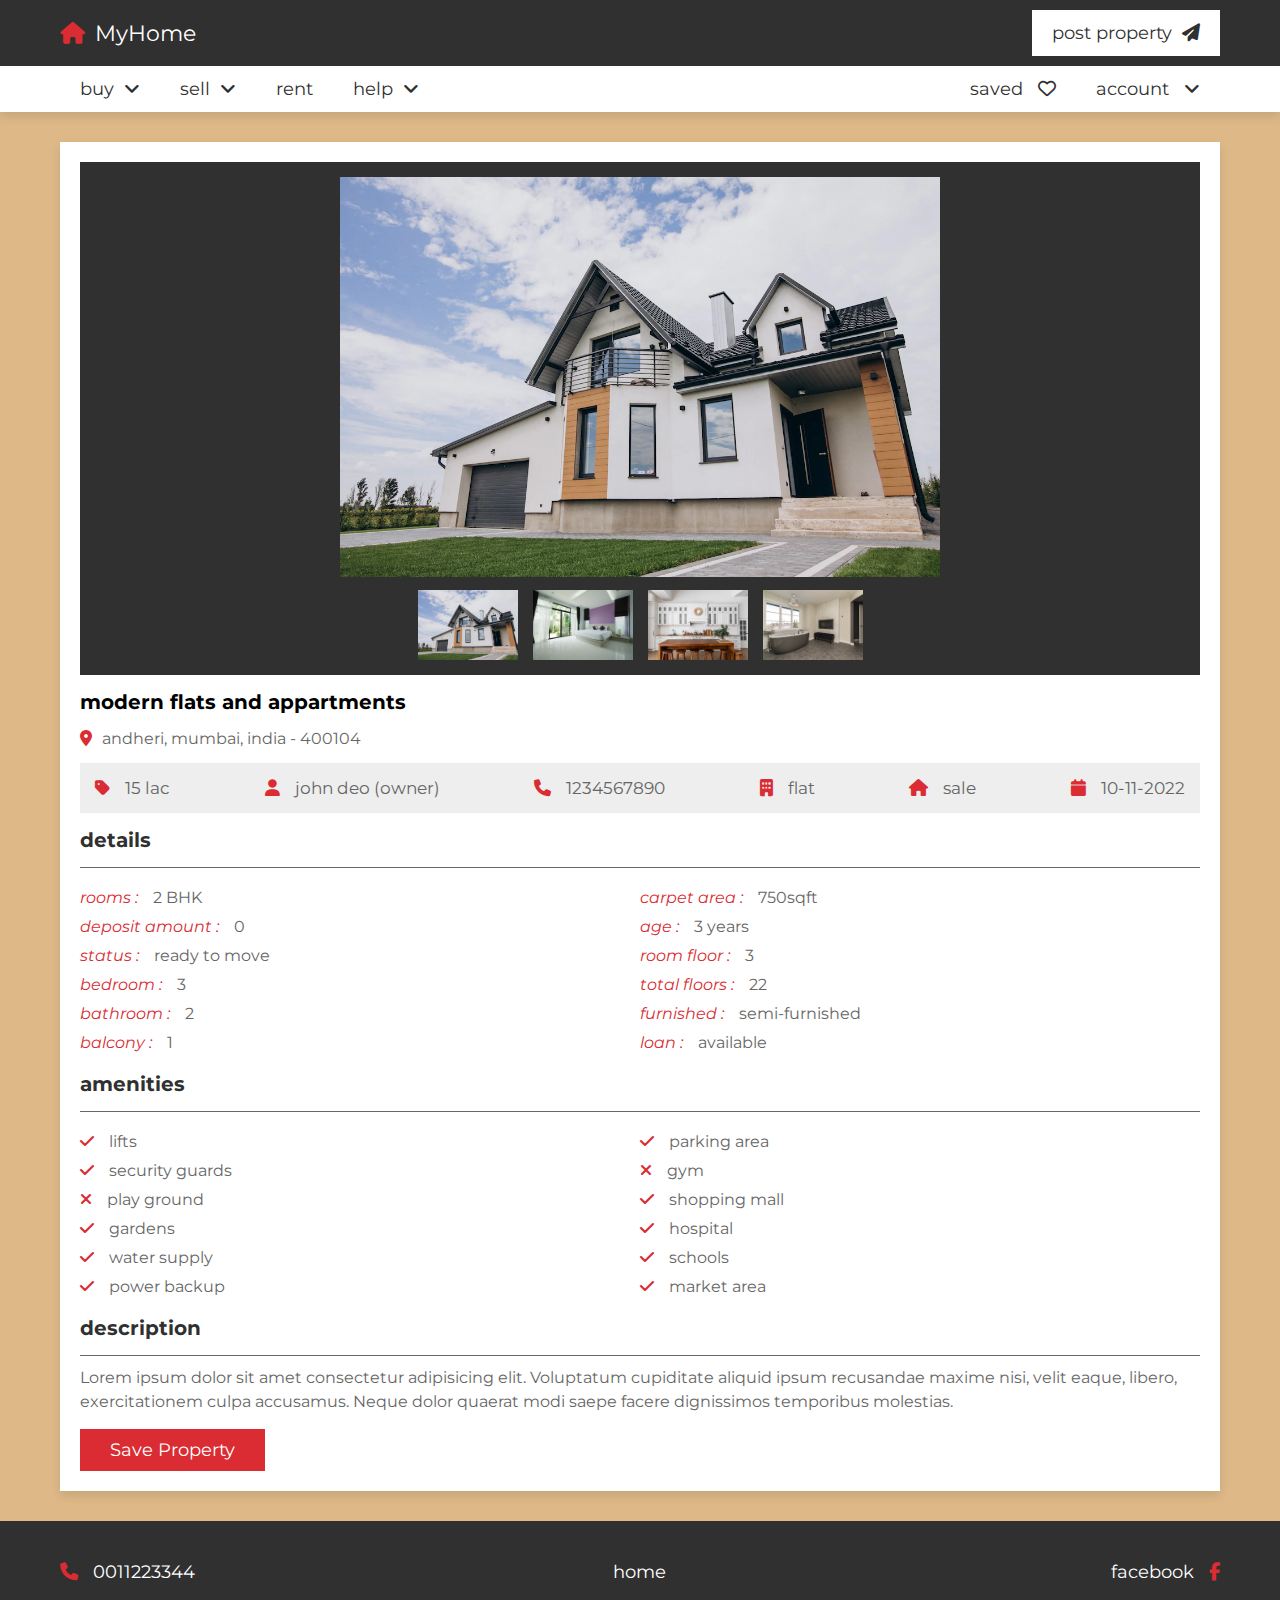
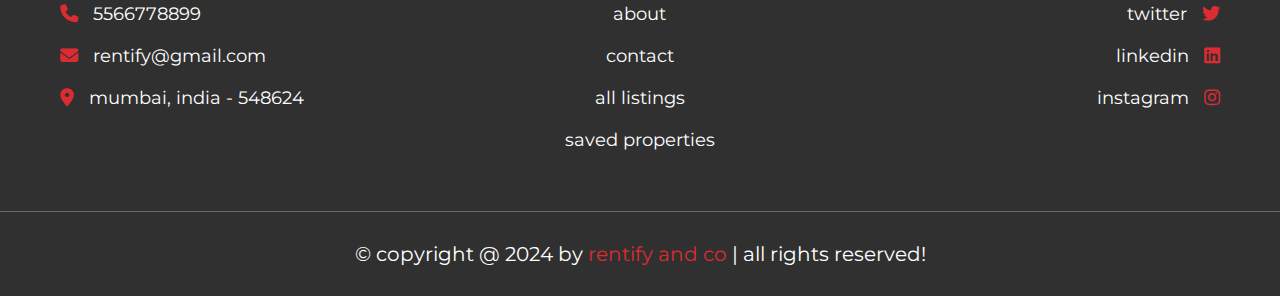
<file: view_property.html>
<!DOCTYPE html>
<html lang="en">
<head>
   <meta charset="UTF-8">
   <meta http-equiv="X-UA-Compatible" content="IE=edge">
   <meta name="viewport" content="width=device-width, initial-scale=1.0">
   <title>View Property</title>

   <!-- font awesome cdn link  -->
   <link rel="stylesheet" href="https://cdnjs.cloudflare.com/ajax/libs/font-awesome/6.2.0/css/all.min.css">

   <!-- custom css file link  -->
   <link rel="stylesheet" href="css/style.css">

</head>
<body>
   
<!-- header section starts  -->

<header class="header">

   <nav class="navbar nav-1">
      <section class="flex">
         <a href="index.html" class="logo"><i class="fas fa-house"></i>MyHome</a>

         <ul>
            <li><a href="#">post property<i class="fas fa-paper-plane"></i></a></li>
         </ul>
      </section>
   </nav>

   <nav class="navbar nav-2">
      <section class="flex">
         <div id="menu-btn" class="fas fa-bars"></div>

         <div class="menu">
            <ul>
               <li><a href="#">buy<i class="fas fa-angle-down"></i></a>
                  <ul>
                     <li><a href="#">house</a></li>
                     <li><a href="#">flat</a></li>
                     <li><a href="#">shop</a></li>
                     <li><a href="#">ready to move</a></li>
                     <li><a href="#">furnished</a></li>
                  </ul>
               </li>
               <li><a href="#">sell<i class="fas fa-angle-down"></i></a>
                  <ul>
                     <li><a href="#">post property</a></li>
                     <li><a href="#">dashboard</a></li>
                  </ul>
               </li>
               <li><a href="#">rent</a>
                  <ul>
                     <li><a href="#">house</a></li>
                     <li><a href="#">flat</a></li>
                     <li><a href="#">shop</a></li>
                  </ul>
               </li>
               <li><a href="#">help<i class="fas fa-angle-down"></i></a>
                  <ul>
                     <li><a href="about.html">about us</a></i></li>
                     <li><a href="contact.html">contact us</a></i></li>
                     <li><a href="contact.html#faq">FAQ</a></i></li>
                  </ul>
               </li>
            </ul>
         </div>

         <ul>
            <li><a href="#">saved <i class="far fa-heart"></i></a></li>
            <li><a href="#">account <i class="fas fa-angle-down"></i></a>
               <ul>
                  <li><a href="login.html">login</a></li>
                  <li><a href="register.html">register</a></li>
               </ul>
            </li>
         </ul>
      </section>
   </nav>

</header>

<!-- header section ends -->

<!-- view property section starts  -->

<section class="view-property">

   <div class="details">
      <div class="thumb">
         <div class="big-image">
            <img src="images/house-img-1.webp" alt="">
         </div>
         <div class="small-images">
            <img src="images/house-img-1.webp" alt="">
            <img src="images/hall-img-1.webp" alt="">
            <img src="images/kitchen-img-1.webp" alt="">
            <img src="images/bathroom-img-1.webp" alt="">
         </div>
      </div>
      <h3 class="name">modern flats and appartments</h3>
      <p class="location"><i class="fas fa-map-marker-alt"></i><span>andheri, mumbai, india - 400104</span></p>
      <div class="info">
         <p><i class="fas fa-tag"></i><span>15 lac</span></p>
         <p><i class="fas fa-user"></i><span>john deo (owner)</span></p>
         <p><i class="fas fa-phone"></i><a href="tel:1234567890">1234567890</a></p>
         <p><i class="fas fa-building"></i><span>flat</span></p>
         <p><i class="fas fa-house"></i><span>sale</span></p>
         <p><i class="fas fa-calendar"></i><span>10-11-2022</span></p>
      </div>
      <h3 class="title">details</h3>
      <div class="flex">
         <div class="box">
            <p><i>rooms :</i><span>2 BHK</span></p>
            <p><i>deposit amount :</i><span>0</span></p>
            <p><i>status :</i><span>ready to move</span></p>
            <p><i>bedroom :</i><span>3</span></p>
            <p><i>bathroom :</i><span>2</span></p>
            <p><i>balcony :</i><span>1</span></p>
         </div>
         <div class="box">
            <p><i>carpet area :</i><span>750sqft</span></p>
            <p><i>age :</i><span>3 years</span></p>
            <p><i>room floor :</i><span>3</span></p>
            <p><i>total floors :</i><span>22</span></p>
            <p><i>furnished :</i><span>semi-furnished</span></p>
            <p><i>loan :</i><span>available</span></p>
         </div>
      </div>
      <h3 class="title">amenities</h3>
      <div class="flex">
         <div class="box">
            <p><i class="fas fa-check"></i><span>lifts</span></p>
            <p><i class="fas fa-check"></i><span>security guards</span></p>
            <p><i class="fas fa-times"></i><span>play ground</span></p>
            <p><i class="fas fa-check"></i><span>gardens</span></p>
            <p><i class="fas fa-check"></i><span>water supply</span></p>
            <p><i class="fas fa-check"></i><span>power backup</span></p>
         </div>
         <div class="box">
            <p><i class="fas fa-check"></i><span>parking area</span></p>
            <p><i class="fas fa-times"></i><span>gym</span></p>
            <p><i class="fas fa-check"></i><span>shopping mall</span></p>
            <p><i class="fas fa-check"></i><span>hospital</span></p>
            <p><i class="fas fa-check"></i><span>schools</span></p>
            <p><i class="fas fa-check"></i><span>market area</span></p>
         </div>
      </div>
      <h3 class="title">description</h3>
      <p class="description">Lorem ipsum dolor sit amet consectetur adipisicing elit. Voluptatum cupiditate aliquid ipsum recusandae maxime nisi, velit eaque, libero, exercitationem culpa accusamus. Neque dolor quaerat modi saepe facere dignissimos temporibus molestias.</p>
      <form action="" method="post">
         <input type="submit" value="save property" name="save" class="inline-btn">
      </form>
   </div>

</section>

<!-- view property section ends -->












<!-- footer section starts  -->

<footer class="footer">

   <section class="flex">

      <div class="box">
         <a href="tel:1234567890"><i class="fas fa-phone"></i><span>0011223344</span></a>
         <a href="tel:1112223333"><i class="fas fa-phone"></i><span>5566778899</span></a>
         <a href="mailto:shaikhanas@gmail.com"><i class="fas fa-envelope"></i><span>rentify@gmail.com</span></a>
         <a href="#"><i class="fas fa-map-marker-alt"></i><span>mumbai, india - 548624</span></a>
      </div>

      <div class="box">
         <a href="home.html"><span>home</span></a>
         <a href="about.html"><span>about</span></a>
         <a href="contact.html"><span>contact</span></a>
         <a href="listings.html"><span>all listings</span></a>
         <a href="#"><span>saved properties</span></a>
      </div>

      <div class="box">
         <a href="#"><span>facebook</span><i class="fab fa-facebook-f"></i></a>
         <a href="#"><span>twitter</span><i class="fab fa-twitter"></i></a>
         <a href="#"><span>linkedin</span><i class="fab fa-linkedin"></i></a>
         <a href="#"><span>instagram</span><i class="fab fa-instagram"></i></a>

      </div>

   </section>

   <div class="credit">&copy; copyright @ 2024 by <span>rentify and co</span> | all rights reserved!</div>

</footer>

<!-- footer section ends -->


<!-- custom js file link  -->
<script src="js/script.js"></script>

</body>
</html>
</file>
<file: css/style.css>
@import url('https://fonts.googleapis.com/css2?family=Montserrat:wght@100;200;300;400&display=swap');

:root{
   --main-color:#DA2C32;
   --light-color:#666;
   --light-bg:#eee;
   --white:#fff;
   --black:#303030;
   --border:.1rem solid var(--light-color);
   --box-shodow:0 .5rem 1rem rgba(0,0,0,.1);
}

*{
   font-family: 'Montserrat', sans-serif;
   margin: 0; padding: 0;
   box-sizing: border-box;
   outline: none; border: none;
   text-decoration: none;
}

*::selection{
   background-color: var(--main-color);
   color: burlywood;
}

*::-webkit-scrollbar{
   height: .5rem;
   width: 1rem;
}

*::-webkit-scrollbar-track{
   background-color: burlywood;
}

*::-webkit-scrollbar-thumb{
   background-color: var(--main-color);
   border-radius: 5rem;
}

html{
   font-size: 62.5%;
   overflow-x: hidden;
   scroll-behavior: smooth;
   scroll-padding-top: 10rem;
}

body{
   background-color: burlywood;
}

section{
   padding: 3rem 2rem;
   max-width: 1200px;
   margin: 0 auto;
}

.heading{
   text-align: center;
   padding-bottom: 2.5rem;
   font-size: 3rem;
   color: var(--black);
   text-transform: capitalize;
}

.btn,
.inline-btn{
   margin-top: 1rem;
   padding: 1rem 3rem;
   background-color: var(--main-color);
   color: var(--white);
   cursor: pointer;
   text-align: center;
   font-size: 1.8rem;
   text-transform: capitalize;
}

.btn:hover,
.inline-btn:hover{
   background-color: var(--black);
}

.btn{
   display: block;
   width: 100%;
}

.inline-btn{
   display: inline-block;
}

.header{
   position: sticky;
   top: 0; left: 0; right: 0;
   z-index: 1000;
   box-shadow: var(--box-shodow);
}

.header .navbar.nav-1 .flex{
   padding-top: 1rem;
   padding-bottom: 1rem;
}

.header .navbar.nav-2 .flex{
   padding-top: 0;
   padding-bottom: 0;
}

.header .navbar.nav-1{
   background-color: var(--black);
}

.header .navbar.nav-2{
   background-color: var(--white);
}

.header .navbar .flex{
   display: flex;
   align-items: center;
   justify-content: space-between;
}

.header .navbar .flex .logo{
   font-size: 2.2rem;
   color: var(--white); 
}

.header .navbar .flex .logo i{
   color: var(--main-color);
   margin-right: 1rem;
}

.header .navbar .flex ul{
   list-style: none;
}

.header .navbar .flex ul li{
   float: left;
   position: relative;
}

.header .navbar .flex ul li a{
   display: inline-block;
   padding: 1.2rem 2rem;
   font-size: 1.8rem;
   color: var(--black);
   background-color: var(--white);
}

.header .navbar .flex ul li a:hover{
   background-color: var(--main-color);
   color: var(--white);
}

.header .navbar .flex ul li a i{
   margin-left: 1rem;
}

.header .navbar .flex ul li ul{
   position: absolute;
   width: 17rem;
   left: 0;
}

.header .navbar .flex ul li ul li{
   width: 100%;
}

.header .navbar .flex ul li ul li a{
   display: none;
}

.header .navbar .flex ul li:hover ul li a{
   display: block;
}

#menu-btn{
   font-size: 2.5rem;
   color: var(--black);
   display: none;
}

.home{
   background:url('../images/home-bg.jpg') no-repeat;
   background-size: cover;
   background-position: center;
}

.home .center{
   min-height: 85vh;
   display: flex;
   align-items: center;
   justify-content: center;
}

.home .center form{
   background-color: var(--white);
   padding: 2rem;
   box-shadow: var(--box-shodow);
   width: 50rem;
}

.home .center form h3{
   padding-bottom: 1rem;
   text-align: center;
   color: var(--black);
   text-transform: capitalize;
   font-size: 2.5rem;
}

.home .center form .flex{
   display: flex;
   gap:1rem;
   flex-wrap: wrap;
}

.home .center form .box{
   flex: 1 1 20rem;
}

.home .center form .box .input{
   width: 100%;
   border: var(--border);
   padding: 1.4rem;
   color: var(--black);
   font-size: 1.8rem;
   margin: 1rem 0;
}

.home .center form .box p{
   color: var(--light-color);
   font-size: 1.7rem;
   padding-top: 1rem;
}

.home .center form .box p span{
   color: var(--main-color);
}

.services .box-container{
   display: grid;
   grid-template-columns: repeat(auto-fit, 30rem);
   gap: 2rem;
   justify-content: center;
   align-items: flex-start;
}

.services .box-container .box{
   background-color: var(--white);
   box-shadow: var(--box-shodow);
   padding: 2rem;
   text-align: center;
}

.services .box-container .box img{
   margin: 1rem 0;
   height: 8rem;
}

.services .box-container .box h3{
   font-size: 2rem;
   padding: 1rem 0;
   color: var(--black);
   text-transform: capitalize;
}

.services .box-container .box p{
   line-height: 2;
   font-size: 1.6rem;
   color: var(--light-color);
   padding-top: .5rem;
}

.listings .box-container{
   display: grid;
   grid-template-columns: repeat(auto-fit, 35rem);
   gap: 2rem;
   justify-content: center;
   align-items: flex-start;
}

.listings .box-container .box{
   background-color: var(--white);
   box-shadow: var(--box-shodow);
   padding: 2rem;
   overflow-x: hidden;
}

.listings .box-container .box .admin{
   display: flex;
   align-items: center;
   gap: 1.5rem;
}

.listings .box-container .box .admin h3{
   height: 4.5rem;
   line-height: 4.4rem;
   width: 4.5rem;
   border-radius: 50%;
   font-size: 2rem;
   color: var(--black);
   background-color: var(--light-bg);
   text-align:center;
}

.listings .box-container .box .admin p{
   font-size: 1.7rem;
   color: var(--black);
   padding-bottom: .3rem;
}

.listings .box-container .box .admin span{
   font-size: 1.5rem;
   color: var(--light-color);
}

.listings .box-container .box .thumb{
   position: relative;
   height: 20rem;
   overflow: hidden;
   margin: 1.5rem 0;
}

.listings .box-container .box .thumb img{
   height: 100%;
   width: 100%;
   transition: .2s linear;
}

.listings .box-container .box:hover .thumb img{
   transform: scale(1.1);
}

.listings .box-container .box .thumb .total-images{
   position: absolute;
   top: 1rem; left: 1rem;
   background-color: rgba(0,0,0,.3);
   color: var(--white);
   padding: .5rem 1.5rem;
   font-size: 1.6rem;
   z-index: 1;
}

.listings .box-container .box .thumb .total-images i{
   margin-right: .7rem;
}

.listings .box-container .box .thumb .type{
   position: absolute;
   bottom: 1rem; left: .7rem;
   z-index: 1;
}

.listings .box-container .box .thumb .type span{
   margin-right: .7rem;
   padding: .5rem 1.5rem;
   color: var(--white);
   background-color: var(--main-color);
   font-size: 1.6rem;
}

.listings .box-container .box .thumb .save{
   position: absolute;
   top: 1rem; right: 1rem;
   z-index: 1;
}

.listings .box-container .box .thumb .save button{
   background-color: rgba(0,0,0,.3);
   color: var(--white);
   padding: .7rem 1rem;
   font-size: 1.6rem;
   cursor: pointer;
}

.listings .box-container .box .thumb .save button:hover{
   background-color: var(--main-color);
}

.listings .box-container .box .name{
   font-size: 2rem;
   text-overflow: ellipsis;
   overflow-x: hidden;
   color: var(--black);
   margin-bottom: .5rem;
}

.listings .box-container .box .location{
   padding-top: 1rem;
   font-size: 1.6rem;
   color: var(--light-color);
}

.listings .box-container .box .location i{
   margin-right: 1rem;
   color: var(--main-color);
}

.listings .box-container .box .flex{
   display: flex;
   background-color: var(--light-bg);
   padding: 1.5rem;
   justify-content: space-between;
   align-items: center;
   margin: 1.5rem 0;
   flex-wrap: wrap;
   gap: 1.5rem;
}

.listings .box-container .box .flex p{
   font-size: 1.6rem;
   flex: 1 1 4rem;
}

.listings .box-container .box .flex p span{
   color: var(--light-color);
}

.listings .box-container .box .flex p i{
   margin-right: 1rem;
   color: var(--main-color);
}

.view-property .details{
   background-color: var(--white);
   box-shadow: var(--box-shodow);
   padding: 2rem;
   overflow-x: hidden;
}

.view-property .details .thumb{
   background-color: var(--black);
   padding: 1.5rem;
   margin-bottom: 1.5rem;
}

.view-property .details .thumb .big-image img{
   height: 40rem;
   width: 100%;
   object-fit: contain;
}

.view-property .details .thumb .small-images{
   display: flex;
   justify-content: center;
   gap: 1.5rem;
   padding-top: 1rem;
   flex-wrap: wrap;
}

.view-property .details .thumb .small-images img{
   height: 7rem;
   width: 10rem;
   object-fit: cover;
   cursor: pointer;
   transition: .2s linear;
}

.view-property .details .thumb .small-images img:hover{
   transform: scale(1.1);
}

.view-property .details .name{
   font-size: 2rem;
   text-overflow: ellipsis;
   overflow-x: hidden;
   margin-bottom: .5rem;
}

.view-property .details .location{
   padding-top: 1rem;
   font-size: 1.6rem;
   color: var(--light-color);
}

.view-property .details .location i{
   margin-right: 1rem;
   color: var(--main-color);
}

.view-property .details .info{
   display: flex;
   background-color: var(--light-bg);
   padding: 1.5rem;
   margin: 1.5rem 0;
   justify-content: space-between;
   align-items: center;
   flex-wrap: wrap;
   gap: 2rem;
}

.view-property .details .info p{
   font-size: 1.7rem;
}

.view-property .details .info p span,
.view-property .details .info p a{
   color: var(--light-color);
}

.view-property .details .info p a:hover{
   text-decoration: underline;
}

.view-property .details .info p i{
   margin-right: 1.5rem;
   color: var(--main-color);
}

.view-property .details .title{
   font-size: 2rem;
   color: var(--black);
   padding-bottom: 1.5rem;
   border-bottom: var(--border);
}

.view-property .details .flex{
   margin: 1.5rem 0;
   display: flex;
   justify-content: space-between;
   flex-wrap: wrap;
}

.view-property .details .flex .box{
   flex: 1 1 40rem;
}

.view-property .details .flex .box p{
   padding: .5rem 0;
   font-size: 1.6rem;
   color: var(--light-color);
}

.view-property .details .flex .box i{
   color: var(--main-color);
   margin-right: 1.5rem;
}

.view-property .details .description{
   padding: .5rem 0;
   margin-top: .5rem;
   font-size: 1.6rem;
   color: var(--light-color);
   line-height: 1.5;
}

.about .row{
   display: flex;
   flex-wrap: wrap;
   gap: 1.5rem;
   align-items: center;
}

.about .row .image{
   flex: 1 1 40rem;
}

.about .row .image img{
   width: 100%;
}

.about .row .content{
   flex: 1 1 40rem;
   text-align: center;
}

.about .row .content h3{
   font-size: 2.5rem;
   color: var(--black);
   margin-bottom: .5rem;
   text-transform: capitalize;
}

.about .row .content p{
   line-height: 2;
   padding: 1rem 0;
   font-size: 1.7rem;
   color: var(--light-color);
}

.steps .box-container{
   display: grid;
   grid-template-columns: repeat(auto-fit, 30rem);
   gap: 2rem;
   justify-content: center;
   align-items: flex-start;
}

.steps .box-container .box{
   background-color: var(--white);
   padding: 2rem;
   text-align: center;
   box-shadow: var(--box-shodow);
}

.steps .box-container .box img{
   height: 7rem;
   margin: .5rem 0;
}

.steps .box-container .box h3{
   padding: 1rem 0;
   font-size: 2rem;
   text-transform: capitalize;
   color: var(--black);
}

.steps .box-container .box p{
   line-height: 2;
   font-size: 1.6rem;
   color: var(--light-color);
}

.reviews .box-container{
   display: grid;
   grid-template-columns: repeat(auto-fit, 35rem);
   gap: 2rem;
   justify-content: center;
   align-items: flex-start;
}

.reviews .box-container .box{
   background-color: var(--white);
   padding: 2rem;
   box-shadow: var(--box-shodow);
}

.reviews .box-container .box .user{
   display: flex;
   align-items: center;
   gap: 1.5rem;
   margin-bottom: 1rem;
}

.reviews .box-container .box .user img{
   height: 6rem;
   width: 6rem;
   border-radius: 50%;
}

.reviews .box-container .box .user h3{
   font-size: 2rem;
   color: var(--black);
   padding-bottom: .3rem;
}

.reviews .box-container .box .user .stars i{
   font-size: 1.5rem;
   color: var(--main-color);
}

.reviews .box-container .box p{
   line-height: 2;
   padding-top: .5rem;
   font-size: 1.6rem;
   color: var(--light-color);
}

.contact .row{
   display: flex;
   flex-wrap: wrap;
   gap: 1.5rem;
   align-items: center;
}

.contact .row .image{
   flex: 1 1 50rem;
}

.contact .row .image img{
   width: 100%;
}

.contact .row form{
   flex: 1 1 30rem;
   background-color: var(--white);
   box-shadow: var(--box-shodow);
   padding: 2rem;
}

.contact .row form h3{
   padding-bottom: 1rem;
   font-size: 2.5rem;
   color: var(--black);
   text-align: center;
   text-transform: capitalize;
}

.contact .row form .box{
   width: 100%;
   border: var(--border);
   padding: 1.4rem;
   color: var(--black);
   font-size: 1.8rem;
   margin: 1rem 0;
}

.contact .row form textarea{
   height: 15rem;
   resize: none;
}

.faq .box-container{
   display: flex;
   flex-wrap: wrap;
   gap: 2rem;
   align-items: flex-start;
}


.faq .box-container .box{
   flex: 1 1 40rem;
   box-shadow: var(--box-shodow);
}

.faq .box-container .box h3{
   padding: 1.5rem 2rem;
   font-size: 2rem;
   background-color: var(--black);
   color: var(--white);
   display: flex;
   align-items: center;
   justify-content: space-between;
   gap: 1rem;
   cursor: pointer;
}

.faq .box-container .box p{
   font-size: 1.6rem;
   color: var(--light-color);
   background-color: var(--white);
   padding: 1.5rem 2rem;
   line-height: 1.5;
   display: none;
}

.faq .box-container .box.active p{
   display: block;
}

.faq .box-container .box.active h3{
   background-color: var(--main-color);
}

.filters form{
   background-color: var(--white);
   box-shadow: var(--box-shodow);
   padding: 2rem;
}

.filters form #close-filter{
   text-align: right;
   padding-bottom: 2rem;
   display: none;
}

.filters form #close-filter i{
   height: 4.5rem;
   width: 4.5rem;
   line-height: 4.4rem;
   background-color: var(--main-color);
   color: var(--white);
   cursor: pointer;
   font-size: 2rem;
   text-align: center;
}

.filters form #close-filter i:hover{
   background-color: var(--black);
}

.filters form h3{
   font-size: 2.5rem;
   padding-bottom: 2rem;
   color: var(--black);
   text-transform: capitalize;
   text-align: center;
}

.filters form .flex{
   display: flex;
   gap: 1rem;
   flex-wrap: wrap;
}

.filters form .flex .box{
   flex: 1 1 40rem;
}

.filters form .flex .box .input{
   width: 100%;
   margin: 1rem 0;
   font-size: 1.8rem;
   color: var(--black);
   border: var(--border);
   padding: 1.4rem;
}

.filters form .flex .box p{
   font-size: 1.6rem;
   color: var(--light-color);
}

#filter-btn{
   position: fixed;
   bottom: 1rem; right: 1rem;
   background-color: var(--border);
   color: var(--white);
   text-align: center;
   height: 4.5rem;
   width: 4.5rem;
   line-height: 4.4rem;
   z-index: 1000;
   font-size: 2rem;
   background-color: var(--main-color);
   display: none;
}

.form-container form{
   max-width: 50rem;
   margin: 0 auto;
   background-color: var(--white);
   box-shadow: var(--box-shodow);
   padding: 2rem;
   text-align: center;
}

.form-container form h3{
   padding-bottom: 1rem;
   font-size: 2.5rem;
   color: var(--black);
   text-transform: capitalize;
}

.form-container form .box{
   border: var(--border);
   padding: 1.4rem;
   color: var(--black);
   margin: 1rem 0;
   width: 100%;
   font-size: 1.8rem;
}

.form-container form p{
   font-size: 1.7rem;
   padding: 1rem 0;
   color: var(--light-color);
}

.form-container form p a{
   color: var(--main-color);
}

.form-container form p a:hover{
   text-decoration: underline;
}














.footer{
   background-color: var(--black);
}

.footer .flex{
   display: flex;
   flex-wrap: wrap;
   gap: 2rem;
   justify-content: space-between;
}

.footer .flex .box{
   flex: 1 1 30rem;
}

.footer .flex .box a{
   display: block;
   padding: 1rem 0;
   font-size: 1.8rem;
}

.footer .flex .box a span{
   color: var(--white);
}

.footer .flex .box a:hover span{
   text-decoration: underline;
}

.footer .flex .box a i{
   color: var(--main-color);
}

.footer .flex .box:last-child{
   text-align: right;
}

.footer .flex .box:last-child a i{
   margin-left: 1.5rem;
}

.footer .flex .box:first-child a i{
   margin-right: 1.5rem;
}

.footer .flex .box:nth-child(2){
   text-align: center;
}

.footer .credit{
   padding: 3rem 2rem;
   text-align: center;
   border-top: var(--border);
   font-size: 2rem;
   color: var(--white);
   margin-top: 2rem;
   /* padding-bottom: 10rem; */
}

.footer .credit span{
   color: var(--main-color);
}








/* media queries  */

@media (max-width:991px){

   html{
      font-size: 55%;
   }

}

@media (max-width:768px){

   #menu-btn{
      display: inline-block;
   }

   .header .navbar .menu{
      position: absolute;
      top: 99%; left: 0; right: 0;
      background-color: var(--white);
      border-top: var(--border);
      transition: .2s linear;
      z-index:1;
      clip-path: polygon(0 0, 100% 0, 100% 0, 0 0);
   }

   .header .navbar .menu.active{
      clip-path: polygon(0 0, 100% 0, 100% 100%, 0 100%);
   }

   .header .navbar .menu ul li{
      width: 100%;
      position: relative;
   }

   .header .navbar .menu ul li a{
      width: 100%;
   }

   .header .navbar .menu ul li ul{
      position: relative;
      width: 100%;
   }

   .header .navbar .menu ul li ul li a{
      padding-left: 4rem;
      background-color: var(--black);
      color: var(--white);
   }

   .view-property .details .thumb .big-image img{
      height: auto;
   }

   .view-property .details .thumb .small-images img{
      height: 4rem;
      width: 6rem;
   }

   #filter-btn{
      display: inline-block;
   }

   .filters{
      position: fixed;
      top: 0; left: 0; right: 0; bottom: 0;
      overflow-y: scroll;
      background-color: var(--white);
      z-index: 1100;
      padding: 0;
      display: none;
   }

   .filters.active{
      display: block;
   }

   .filters form{
      box-shadow: none;
   }

   .filters form #close-filter{
      display: block;
   }

}

@media (max-width:450px){

   html{
      font-size: 50%;
   }

   .header .navbar .flex .logo{
      font-size: 1.8rem;
   }

   .home .center form .flex{
      gap: 0;
   }

   .listings .box-container{
      grid-template-columns: 1fr;
   }

   .reviews .box-container{
      grid-template-columns: 1fr;
   }

}
</file>
